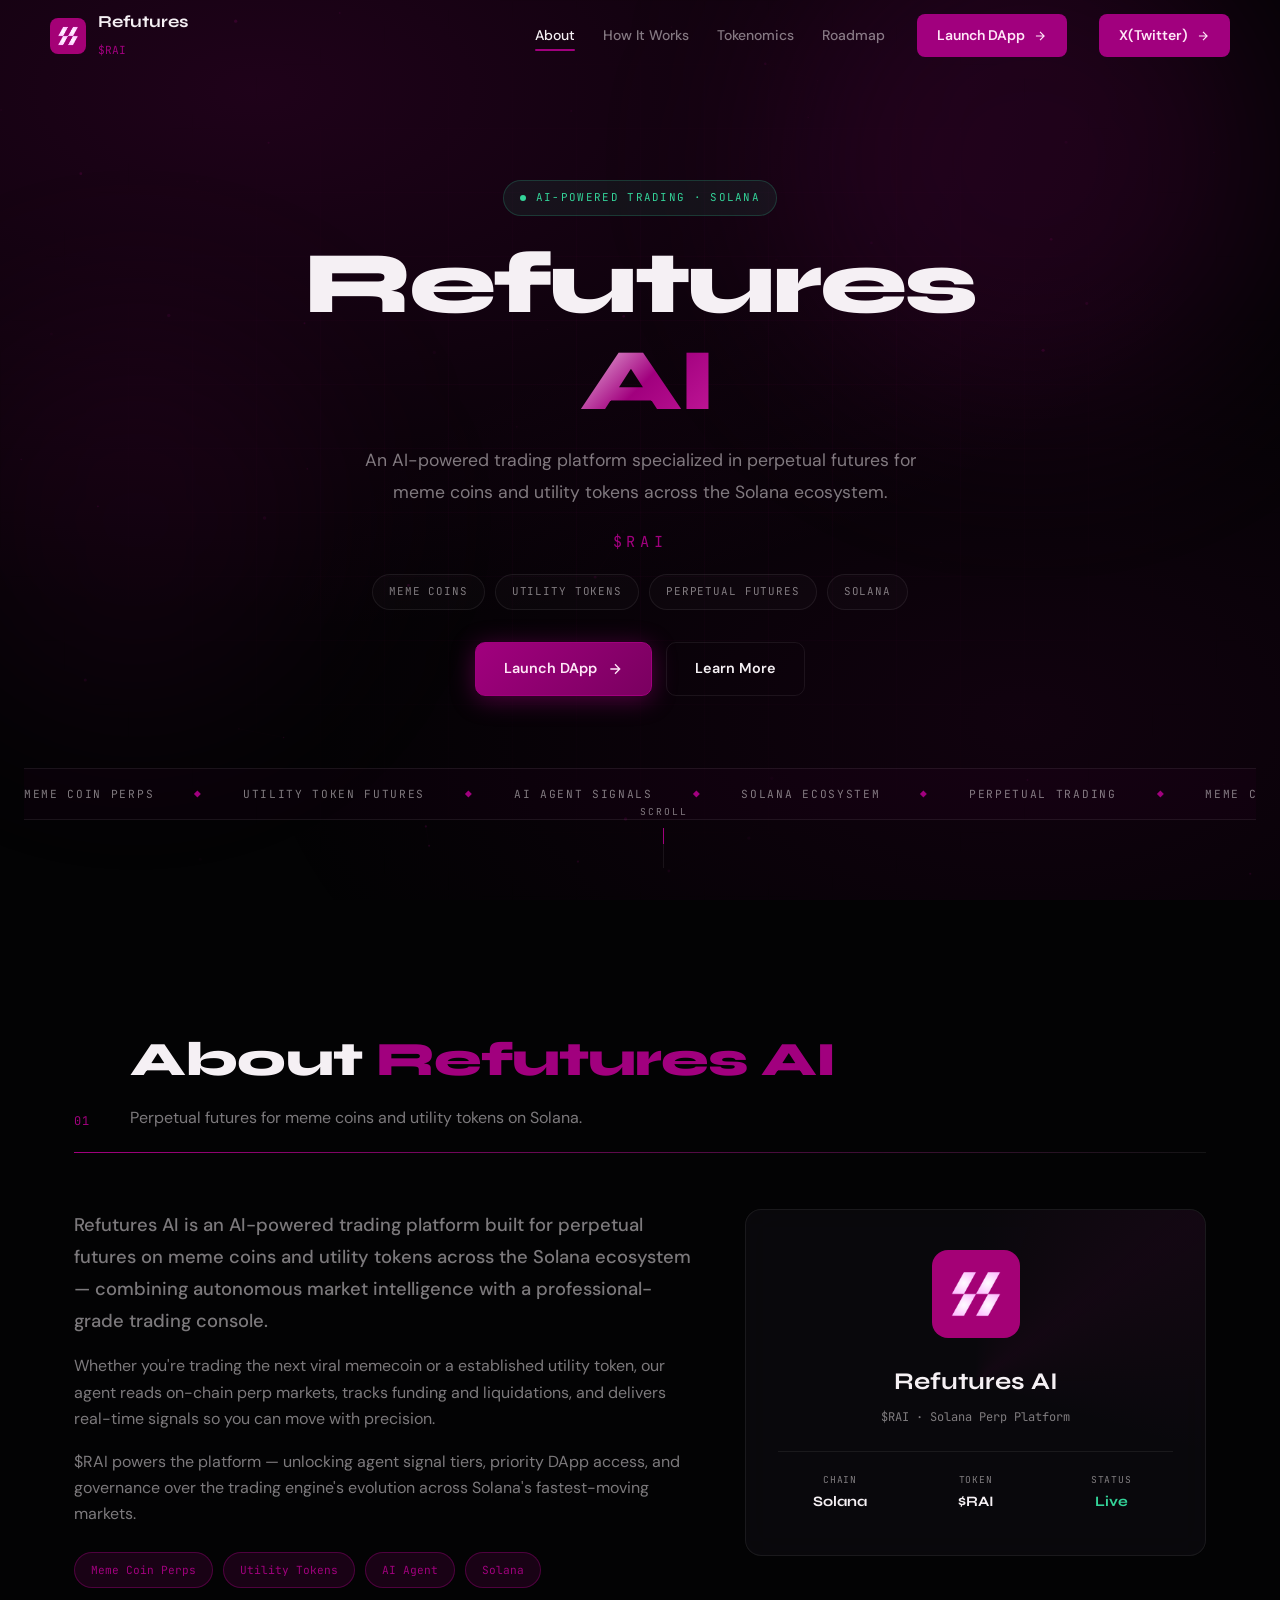
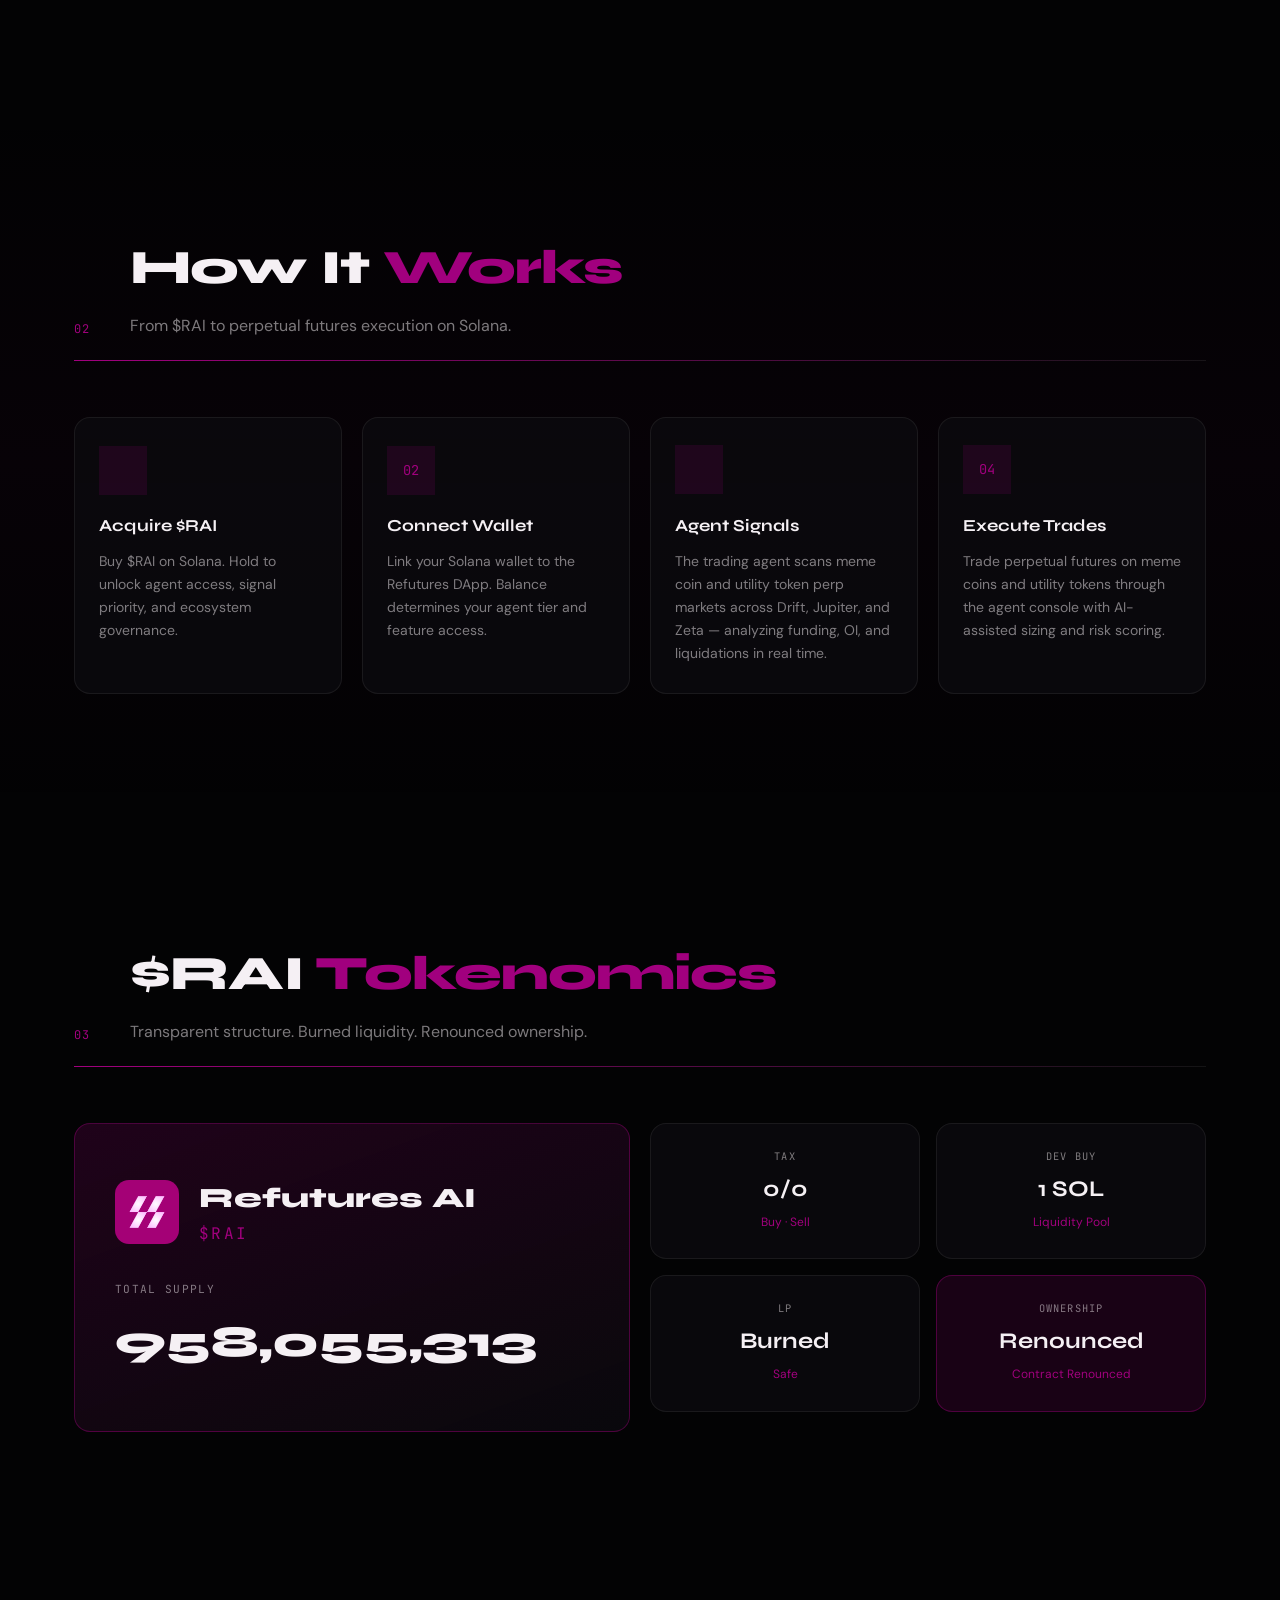
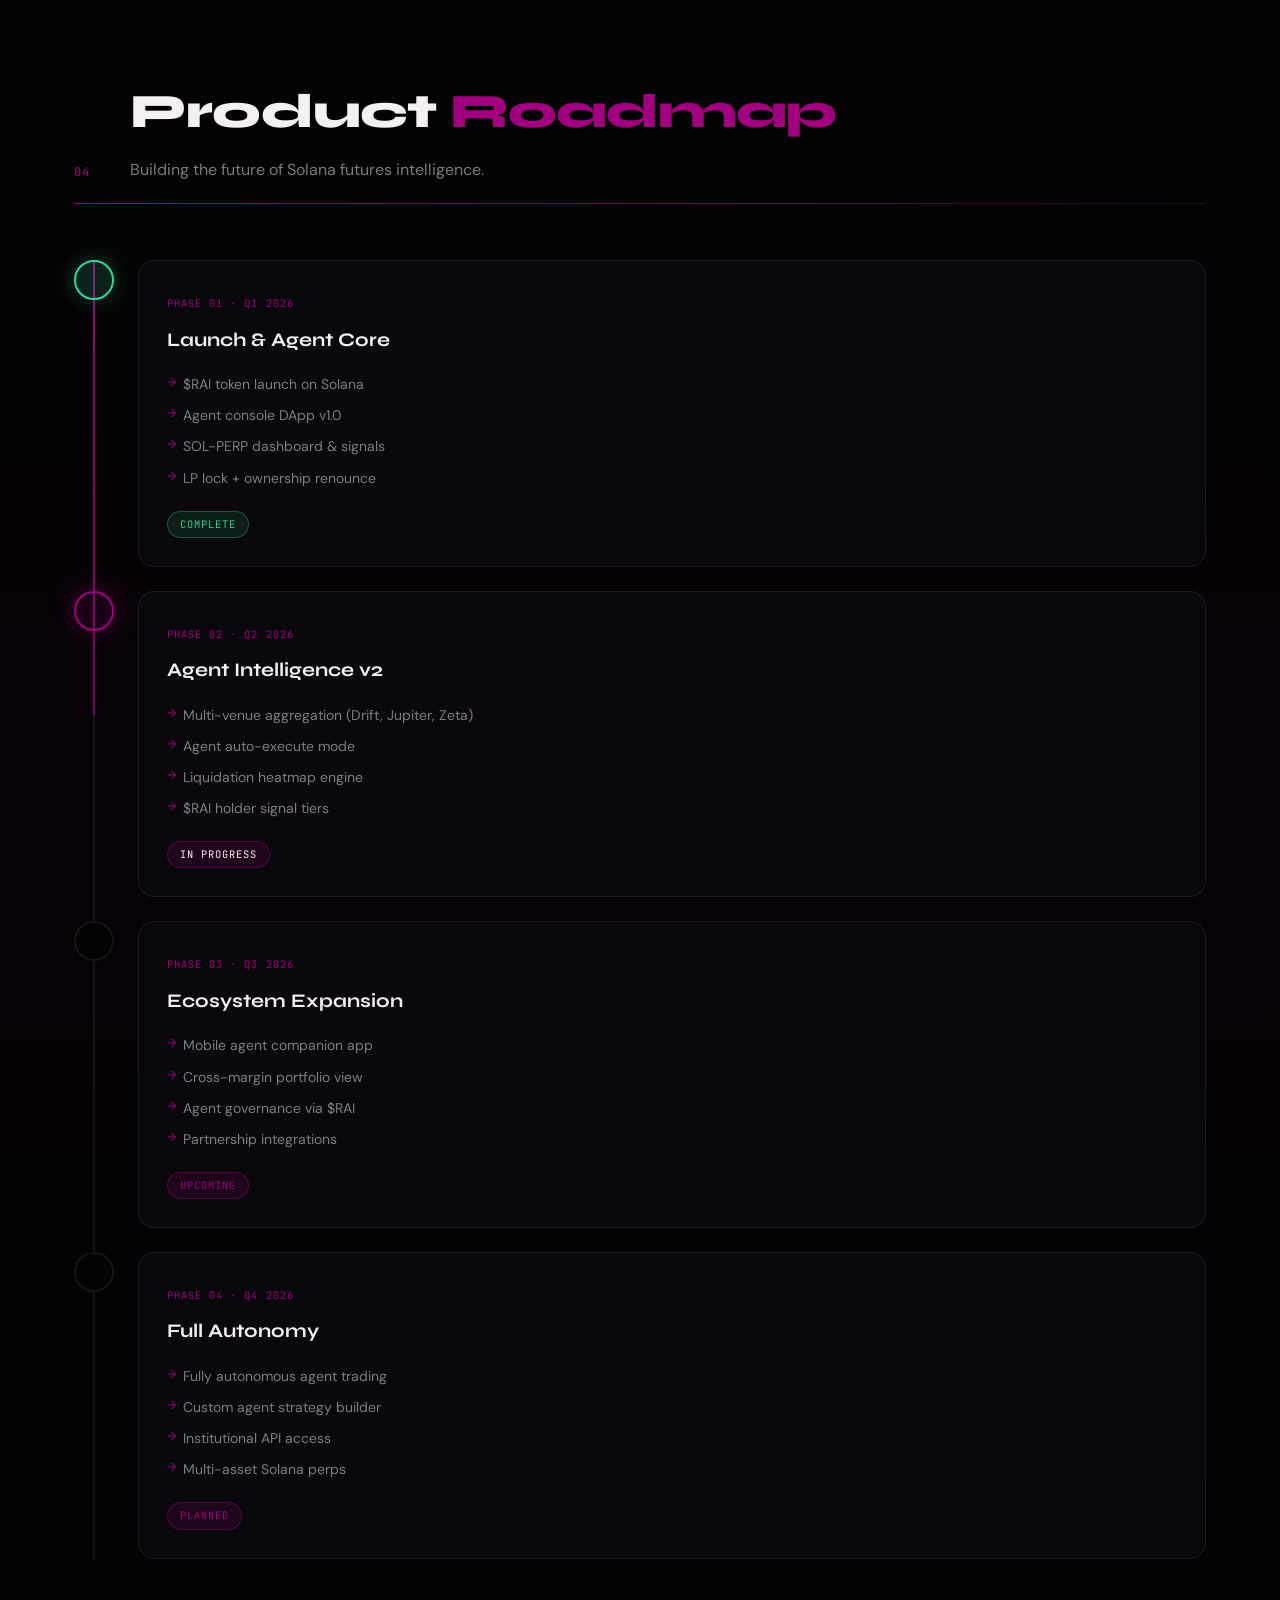
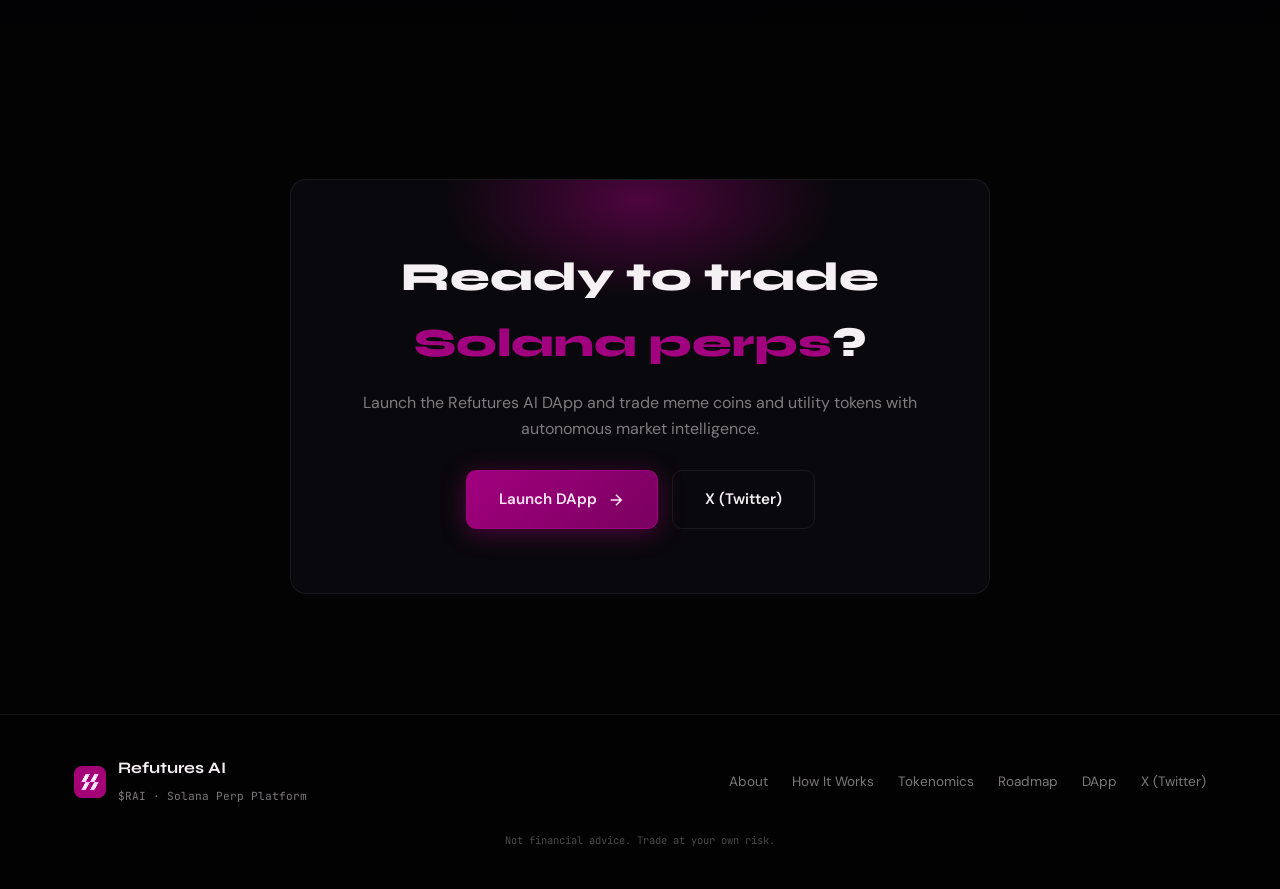
<file: index.html>
<!DOCTYPE html>
<html lang="en">
<head>
  <meta charset="UTF-8" />
  <meta name="viewport" content="width=device-width, initial-scale=1.0" />
  <title>Refutures AI — $RAI | Solana Perpetual Futures</title>
  <meta name="description" content="Refutures AI — AI-powered perpetual futures trading for meme coins and utility tokens across the Solana ecosystem." />
  <link rel="preconnect" href="https://fonts.googleapis.com" />
  <link rel="preconnect" href="https://fonts.gstatic.com" crossorigin />
  <link href="https://fonts.googleapis.com/css2?family=DM+Sans:ital,opsz,wght@0,9..40,400;0,9..40,500;0,9..40,600;1,9..40,400&family=JetBrains+Mono:wght@400;500&family=Syne:wght@600;700;800&display=swap" rel="stylesheet" />
  <link rel="stylesheet" href="styles.css" />
</head>
<body>
  <div class="loader" id="loader">
    <div class="loader-inner">
      <div class="loader-ring"></div>
      <img src="assets/logo.png" alt="" class="loader-logo" />
      <div class="loader-bar"><div class="loader-fill"></div></div>
      <span class="loader-text">BOOTING AGENT SYSTEM</span>
    </div>
  </div>

  <div class="ambient" aria-hidden="true">
    <div class="mesh-gradient"></div>
    <div class="ambient-orb orb-1"></div>
    <div class="ambient-orb orb-2"></div>
    <canvas id="particleCanvas"></canvas>
    <div class="grid-overlay"></div>
  </div>

  <header class="nav" id="nav">
    <div class="nav-inner">
      <a href="#home" class="nav-brand">
        <img src="assets/logo.png" alt="Refutures AI" class="nav-logo" />
        <div>
          <span class="nav-name">Refutures</span>
          <span class="nav-token">$RAI</span>
        </div>
      </a>
      <nav class="nav-links">
        <a href="#about" class="nav-link" data-section="about">About</a>
        <a href="#how-it-works" class="nav-link" data-section="how-it-works">How It Works</a>
        <a href="#tokenomics" class="nav-link" data-section="tokenomics">Tokenomics</a>
        <a href="#roadmap" class="nav-link" data-section="roadmap">Roadmap</a>
      </nav>
      <a href="dapp/index.html" class="nav-cta">
        <span>Launch DApp</span>
        <svg width="14" height="14" viewBox="0 0 24 24" fill="none" stroke="currentColor" stroke-width="2"><path d="M5 12h14M12 5l7 7-7 7"/></svg>
      </a>
      <a href="https://x.com/RefuturesAI" class="nav-cta">
        <span>X(Twitter)</span>
        <svg width="14" height="14" viewBox="0 0 24 24" fill="none" stroke="currentColor" stroke-width="2"><path d="M5 12h14M12 5l7 7-7 7"/></svg>
      </a>
      <button class="nav-toggle" id="navToggle" aria-label="Menu"><span></span><span></span><span></span></button>
    </div>
  </header>

  <!-- HOME -->
  <section class="hero hero-centered" id="home">
    <div class="hero-stack">
      <div class="hero-badge anim" data-delay="0">
        <span class="pulse-dot"></span>
        AI-Powered Trading · Solana
      </div>
      <h1 class="hero-title anim" data-delay="1">
        <span class="line">Refutures</span>
        <span class="line accent">AI</span>
      </h1>
      <p class="hero-desc anim" data-delay="2">
        An AI-powered trading platform specialized in perpetual futures for meme coins and utility tokens across the Solana ecosystem.
      </p>
      <p class="hero-ticker anim" data-delay="3">$RAI</p>
      <div class="hero-chips anim" data-delay="4">
        <span>Meme Coins</span>
        <span>Utility Tokens</span>
        <span>Perpetual Futures</span>
        <span>Solana</span>
      </div>
      <div class="hero-btns anim" data-delay="5">
        <a href="dapp/index.html" class="btn btn-glow">
          <span>Launch DApp</span>
          <svg width="16" height="16" viewBox="0 0 24 24" fill="none" stroke="currentColor" stroke-width="2"><path d="M5 12h14M12 5l7 7-7 7"/></svg>
        </a>
        <a href="#about" class="btn btn-ghost">Learn More</a>
      </div>
    </div>
    <div class="marquee anim" data-delay="6">
      <div class="marquee-track">
        <span>MEME COIN PERPS</span><span class="dot">◆</span>
        <span>UTILITY TOKEN FUTURES</span><span class="dot">◆</span>
        <span>AI AGENT SIGNALS</span><span class="dot">◆</span>
        <span>SOLANA ECOSYSTEM</span><span class="dot">◆</span>
        <span>PERPETUAL TRADING</span><span class="dot">◆</span>
        <span>MEME COIN PERPS</span><span class="dot">◆</span>
        <span>UTILITY TOKEN FUTURES</span><span class="dot">◆</span>
        <span>AI AGENT SIGNALS</span><span class="dot">◆</span>
        <span>SOLANA ECOSYSTEM</span><span class="dot">◆</span>
        <span>PERPETUAL TRADING</span><span class="dot">◆</span>
      </div>
    </div>
    <a href="#about" class="scroll-hint anim" data-delay="7">
      <span>Scroll</span>
      <div class="scroll-bar"><div class="scroll-fill"></div></div>
    </a>
  </section>

  <!-- ABOUT -->
  <section class="section" id="about">
    <div class="container">
      <header class="sec-head reveal">
        <span class="sec-num">01</span>
        <div>
          <h2 class="sec-title">About <span class="accent">Refutures AI</span></h2>
          <p class="sec-sub">Perpetual futures for meme coins and utility tokens on Solana.</p>
        </div>
        <div class="sec-line"><span></span></div>
      </header>
      <div class="about-split">
        <div class="about-copy reveal-group">
          <p class="about-lead reveal-child">Refutures AI is an AI-powered trading platform built for perpetual futures on meme coins and utility tokens across the Solana ecosystem — combining autonomous market intelligence with a professional-grade trading console.</p>
          <p class="reveal-child">Whether you're trading the next viral memecoin or a established utility token, our agent reads on-chain perp markets, tracks funding and liquidations, and delivers real-time signals so you can move with precision.</p>
          <p class="reveal-child">$RAI powers the platform — unlocking agent signal tiers, priority DApp access, and governance over the trading engine's evolution across Solana's fastest-moving markets.</p>
          <div class="tag-row reveal-child">
            <span class="tag">Meme Coin Perps</span>
            <span class="tag">Utility Tokens</span>
            <span class="tag">AI Agent</span>
            <span class="tag">Solana</span>
          </div>
        </div>
        <div class="about-card tilt-card reveal">
          <div class="card-shine"></div>
          <img src="assets/logo.png" alt="" class="about-logo" />
          <h3>Refutures AI</h3>
          <p class="card-meta">$RAI · Solana Perp Platform</p>
          <div class="card-stats">
            <div><span>Chain</span><strong>Solana</strong></div>
            <div><span>Token</span><strong>$RAI</strong></div>
            <div><span>Status</span><strong class="live">Live</strong></div>
          </div>
        </div>
      </div>
    </div>
  </section>

  <!-- HOW IT WORKS -->
  <section class="section section-alt" id="how-it-works">
    <div class="container">
      <header class="sec-head reveal">
        <span class="sec-num">02</span>
        <div>
          <h2 class="sec-title">How It <span class="accent">Works</span></h2>
          <p class="sec-sub">From $RAI to perpetual futures execution on Solana.</p>
        </div>
        <div class="sec-line"><span></span></div>
      </header>
      <div class="steps-grid reveal-group">
        <article class="step-card reveal-child" data-tilt>
          <div class="step-icon">01</div>
          <h3>Acquire $RAI</h3>
          <p>Buy $RAI on Solana. Hold to unlock agent access, signal priority, and ecosystem governance.</p>
        </article>
        <article class="step-card reveal-child" data-tilt>
          <div class="step-icon">02</div>
          <h3>Connect Wallet</h3>
          <p>Link your Solana wallet to the Refutures DApp. Balance determines your agent tier and feature access.</p>
        </article>
        <article class="step-card reveal-child" data-tilt>
          <div class="step-icon">03</div>
          <h3>Agent Signals</h3>
          <p>The trading agent scans meme coin and utility token perp markets across Drift, Jupiter, and Zeta — analyzing funding, OI, and liquidations in real time.</p>
        </article>
        <article class="step-card reveal-child" data-tilt>
          <div class="step-icon">04</div>
          <h3>Execute Trades</h3>
          <p>Trade perpetual futures on meme coins and utility tokens through the agent console with AI-assisted sizing and risk scoring.</p>
        </article>
      </div>
    </div>
  </section>

  <!-- TOKENOMICS -->
  <section class="section" id="tokenomics">
    <div class="container">
      <header class="sec-head reveal">
        <span class="sec-num">03</span>
        <div>
          <h2 class="sec-title">$RAI <span class="accent">Tokenomics</span></h2>
          <p class="sec-sub">Transparent structure. Burned liquidity. Renounced ownership.</p>
        </div>
        <div class="sec-line"><span></span></div>
      </header>
      <div class="token-layout">
        <div class="token-hero reveal">
          <div class="token-hero-top">
            <img src="assets/logo.png" alt="" />
            <div>
              <h3>Refutures AI</h3>
              <span class="ticker">$RAI</span>
            </div>
          </div>
          <div class="supply-block">
            <span class="supply-lbl">Total Supply</span>
            <span class="supply-num" data-count="1000000000" data-format="supply">0</span>
          </div>
        </div>
        <div class="token-grid reveal-group">
          <div class="token-box reveal-child"><span>Tax</span><strong>0/0</strong><small>Buy · Sell</small></div>
          <div class="token-box reveal-child"><span>Dev Buy</span><strong>1 SOL</strong><small>Liquidity Pool</small></div>
          <div class="token-box reveal-child"><span>LP</span><strong>Burned</strong><small>Safe</small></div>
          <div class="token-box featured reveal-child"><span>Ownership</span><strong>Renounced</strong><small>Contract Renounced</small></div>
        </div>
        
          </div>
        </div>
      </div>
    </div>
  </section>

  <!-- ROADMAP -->
  <section class="section section-alt" id="roadmap">
    <div class="container">
      <header class="sec-head reveal">
        <span class="sec-num">04</span>
        <div>
          <h2 class="sec-title">Product <span class="accent">Roadmap</span></h2>
          <p class="sec-sub">Building the future of Solana futures intelligence.</p>
        </div>
        <div class="sec-line"><span></span></div>
      </header>
      <div class="roadmap">
        <div class="road-line"><div class="road-progress" id="roadProgress"></div></div>
        <div class="road-items reveal-group">
          <article class="road-item reveal-child done">
            <div class="road-dot"></div>
            <div class="road-card">
              <span class="road-phase">Phase 01 · Q1 2026</span>
              <h3>Launch & Agent Core</h3>
              <ul>
                <li>$RAI token launch on Solana</li>
                <li>Agent console DApp v1.0</li>
                <li>SOL-PERP dashboard & signals</li>
                <li>LP lock + ownership renounce</li>
              </ul>
              <span class="road-status">Complete</span>
            </div>
          </article>
          <article class="road-item reveal-child active">
            <div class="road-dot"></div>
            <div class="road-card">
              <span class="road-phase">Phase 02 · Q2 2026</span>
              <h3>Agent Intelligence v2</h3>
              <ul>
                <li>Multi-venue aggregation (Drift, Jupiter, Zeta)</li>
                <li>Agent auto-execute mode</li>
                <li>Liquidation heatmap engine</li>
                <li>$RAI holder signal tiers</li>
              </ul>
              <span class="road-status">In Progress</span>
            </div>
          </article>
          <article class="road-item reveal-child">
            <div class="road-dot"></div>
            <div class="road-card">
              <span class="road-phase">Phase 03 · Q3 2026</span>
              <h3>Ecosystem Expansion</h3>
              <ul>
                <li>Mobile agent companion app</li>
                <li>Cross-margin portfolio view</li>
                <li>Agent governance via $RAI</li>
                <li>Partnership integrations</li>
              </ul>
              <span class="road-status">Upcoming</span>
            </div>
          </article>
          <article class="road-item reveal-child">
            <div class="road-dot"></div>
            <div class="road-card">
              <span class="road-phase">Phase 04 · Q4 2026</span>
              <h3>Full Autonomy</h3>
              <ul>
                <li>Fully autonomous agent trading</li>
                <li>Custom agent strategy builder</li>
                <li>Institutional API access</li>
                <li>Multi-asset Solana perps</li>
              </ul>
              <span class="road-status">Planned</span>
            </div>
          </article>
        </div>
      </div>
    </div>
  </section>

  <!-- CTA -->
  <section class="cta">
    <div class="cta-box reveal">
      <div class="cta-glow"></div>
      <h2>Ready to trade <span class="accent">Solana perps</span>?</h2>
      <p>Launch the Refutures AI DApp and trade meme coins and utility tokens with autonomous market intelligence.</p>
      <div class="cta-btns">
        <a href="dapp/index.html" class="btn btn-glow btn-lg">
          <span>Launch DApp</span>
          <svg width="18" height="18" viewBox="0 0 24 24" fill="none" stroke="currentColor" stroke-width="2"><path d="M5 12h14M12 5l7 7-7 7"/></svg>
        </a>
        <a href="https://x.com/RefuturesAI" class="btn btn-ghost btn-lg">X (Twitter)</a>
      </div>
    </div>
  </section>

  <footer class="footer">
    <div class="container footer-inner">
      <div class="footer-brand">
        <img src="assets/logo.png" alt="" />
        <div>
          <strong>Refutures AI</strong>
          <span>$RAI · Solana Perp Platform</span>
        </div>
      </div>
      <nav class="footer-nav">
        <a href="#about">About</a>
        <a href="#how-it-works">How It Works</a>
        <a href="#tokenomics">Tokenomics</a>
        <a href="#roadmap">Roadmap</a>
        <a href="dapp/index.html">DApp</a>
        <a href="https://x.com/RefuturesAI">X (Twitter)</a>
      </nav>
      <p class="footer-note">Not financial advice. Trade at your own risk.</p>
    </div>
  </footer>

  <script src="script.js"></script>
</body>
</html>
</file>
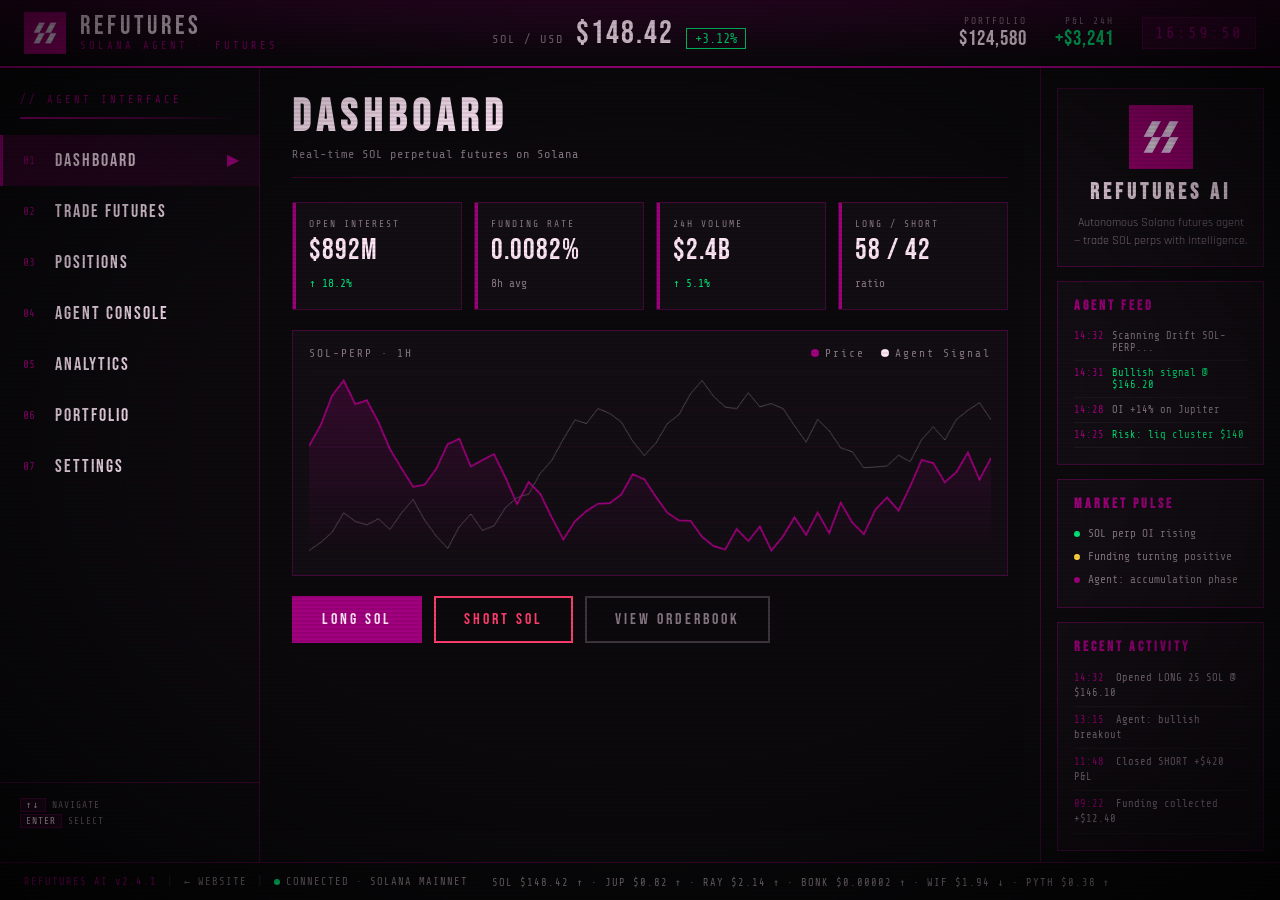
<file: dapp/index.html>
<!DOCTYPE html>
<html lang="en">
<head>
  <meta charset="UTF-8" />
  <meta name="viewport" content="width=device-width, initial-scale=1.0" />
  <title>Refutures AI — Solana Futures Agent</title>
  <link rel="preconnect" href="https://fonts.googleapis.com" />
  <link rel="preconnect" href="https://fonts.gstatic.com" crossorigin />
  <link href="https://fonts.googleapis.com/css2?family=Bebas+Neue&family=Rajdhani:wght@400;500;600;700&family=Share+Tech+Mono&display=swap" rel="stylesheet" />
  <link rel="stylesheet" href="styles.css" />
</head>
<body>
  <div class="scanlines" aria-hidden="true"></div>
  <div class="vignette" aria-hidden="true"></div>
  <div class="grid-bg" aria-hidden="true"></div>

  <!-- Top HUD Bar -->
  <header class="hud-bar">
    <div class="hud-left">
      <img src="assets/logo.png" alt="Refutures AI" class="hud-logo" />
      <div class="hud-brand">
        <span class="brand-name">REFUTURES</span>
        <span class="brand-sub">SOLANA AGENT · FUTURES</span>
      </div>
    </div>
    <div class="hud-center">
      <div class="sol-ticker">
        <span class="ticker-label">SOL / USD</span>
        <span class="ticker-price" id="solPrice">$148.42</span>
        <span class="ticker-change positive" id="solChange">+3.12%</span>
      </div>
    </div>
    <div class="hud-right">
      <div class="hud-stat">
        <span class="stat-label">PORTFOLIO</span>
        <span class="stat-value">$124,580</span>
      </div>
      <div class="hud-stat">
        <span class="stat-label">P&L 24H</span>
        <span class="stat-value positive">+$3,241</span>
      </div>
      <div class="hud-clock" id="clock">00:00:00</div>
    </div>
  </header>

  <!-- Agent Command Layout -->
  <main class="menu-container">
    <!-- Left Agent Nav -->
    <nav class="menu-panel" aria-label="Agent navigation">
      <div class="menu-header">
        <span class="menu-tag">// AGENT INTERFACE</span>
        <div class="menu-line"></div>
      </div>
      <ul class="menu-list" role="tablist">
        <li class="menu-item active" data-panel="dashboard" role="tab" aria-selected="true">
          <span class="menu-index">01</span>
          <span class="menu-label">DASHBOARD</span>
          <span class="menu-arrow">▶</span>
        </li>
        <li class="menu-item" data-panel="trade" role="tab" aria-selected="false">
          <span class="menu-index">02</span>
          <span class="menu-label">TRADE FUTURES</span>
          <span class="menu-arrow">▶</span>
        </li>
        <li class="menu-item" data-panel="positions" role="tab" aria-selected="false">
          <span class="menu-index">03</span>
          <span class="menu-label">POSITIONS</span>
          <span class="menu-arrow">▶</span>
        </li>
        <li class="menu-item" data-panel="agent" role="tab" aria-selected="false">
          <span class="menu-index">04</span>
          <span class="menu-label">AGENT CONSOLE</span>
          <span class="menu-arrow">▶</span>
        </li>
        <li class="menu-item" data-panel="analytics" role="tab" aria-selected="false">
          <span class="menu-index">05</span>
          <span class="menu-label">ANALYTICS</span>
          <span class="menu-arrow">▶</span>
        </li>
        <li class="menu-item" data-panel="portfolio" role="tab" aria-selected="false">
          <span class="menu-index">06</span>
          <span class="menu-label">PORTFOLIO</span>
          <span class="menu-arrow">▶</span>
        </li>
        <li class="menu-item" data-panel="settings" role="tab" aria-selected="false">
          <span class="menu-index">07</span>
          <span class="menu-label">SETTINGS</span>
          <span class="menu-arrow">▶</span>
        </li>
      </ul>
      <div class="menu-footer">
        <span class="key-hint"><kbd>↑↓</kbd> NAVIGATE</span>
        <span class="key-hint"><kbd>ENTER</kbd> SELECT</span>
      </div>
    </nav>

    <!-- Center Content Panel -->
    <section class="content-panel">
      <!-- Dashboard Panel -->
      <div class="panel active" id="panel-dashboard" role="tabpanel">
        <div class="panel-header">
          <h1 class="panel-title">DASHBOARD</h1>
          <p class="panel-desc">Real-time SOL perpetual futures on Solana</p>
        </div>
        <div class="stats-grid">
          <div class="stat-card">
            <span class="card-label">OPEN INTEREST</span>
            <span class="card-value">$892M</span>
            <span class="card-sub positive">↑ 18.2%</span>
          </div>
          <div class="stat-card">
            <span class="card-label">FUNDING RATE</span>
            <span class="card-value">0.0082%</span>
            <span class="card-sub">8h avg</span>
          </div>
          <div class="stat-card">
            <span class="card-label">24H VOLUME</span>
            <span class="card-value">$2.4B</span>
            <span class="card-sub positive">↑ 5.1%</span>
          </div>
          <div class="stat-card">
            <span class="card-label">LONG / SHORT</span>
            <span class="card-value">58 / 42</span>
            <span class="card-sub">ratio</span>
          </div>
        </div>
        <div class="chart-area">
          <div class="chart-header">
            <span>SOL-PERP · 1H</span>
            <div class="chart-legend">
              <span class="legend-item"><span class="dot magenta"></span> Price</span>
              <span class="legend-item"><span class="dot pink"></span> Agent Signal</span>
            </div>
          </div>
          <canvas id="priceChart" width="800" height="220"></canvas>
        </div>
        <div class="quick-actions">
          <button class="action-btn primary">LONG SOL</button>
          <button class="action-btn secondary">SHORT SOL</button>
          <button class="action-btn ghost">VIEW ORDERBOOK</button>
        </div>
      </div>

      <!-- Trade Panel -->
      <div class="panel" id="panel-trade" role="tabpanel">
        <div class="panel-header">
          <h1 class="panel-title">TRADE FUTURES</h1>
          <p class="panel-desc">Execute SOL perpetuals on Solana with agent-assisted sizing</p>
        </div>
        <div class="trade-layout">
          <div class="trade-form">
            <div class="form-group">
              <label>CONTRACT</label>
              <select class="form-input">
                <option>SOL-PERP · Drift</option>
                <option>SOL-PERP · Jupiter</option>
                <option>SOL-PERP · Zeta</option>
              </select>
            </div>
            <div class="form-row">
              <div class="form-group">
                <label>SIDE</label>
                <div class="toggle-group">
                  <button class="toggle-btn active long">LONG</button>
                  <button class="toggle-btn short">SHORT</button>
                </div>
              </div>
              <div class="form-group">
                <label>LEVERAGE</label>
                <input type="range" class="leverage-slider" min="1" max="50" value="10" id="leverageSlider" />
                <span class="leverage-value" id="leverageValue">10x</span>
              </div>
            </div>
            <div class="form-group">
              <label>SIZE (SOL)</label>
              <input type="number" class="form-input" value="25" step="1" />
            </div>
            <div class="form-group">
              <label>ORDER TYPE</label>
              <select class="form-input">
                <option>Market</option>
                <option>Limit</option>
                <option>Stop Market</option>
                <option>Trailing Stop</option>
              </select>
            </div>
            <div class="form-row">
              <div class="form-group">
                <label>TAKE PROFIT</label>
                <input type="text" class="form-input" placeholder="$158" />
              </div>
              <div class="form-group">
                <label>STOP LOSS</label>
                <input type="text" class="form-input" placeholder="$138" />
              </div>
            </div>
            <div class="order-summary">
              <div class="summary-row"><span>Notional Value</span><span>$3,710.50</span></div>
              <div class="summary-row"><span>Margin Required</span><span>$371.05</span></div>
              <div class="summary-row"><span>Est. Liq. Price</span><span class="negative">$132.40</span></div>
              <div class="summary-row"><span>Agent Risk Score</span><span class="positive">LOW</span></div>
            </div>
            <button class="action-btn primary full">EXECUTE ORDER</button>
          </div>
          <div class="orderbook">
            <div class="ob-header">ORDER BOOK</div>
            <div class="ob-asks" id="orderbookAsks"></div>
            <div class="ob-spread">
              <span>SPREAD</span>
              <span>$0.02</span>
            </div>
            <div class="ob-bids" id="orderbookBids"></div>
          </div>
        </div>
      </div>

      <!-- Positions Panel -->
      <div class="panel" id="panel-positions" role="tabpanel">
        <div class="panel-header">
          <h1 class="panel-title">POSITIONS</h1>
          <p class="panel-desc">Active SOL futures positions on Solana</p>
        </div>
        <div class="data-table-wrap">
          <table class="data-table">
            <thead>
              <tr>
                <th>CONTRACT</th>
                <th>SIDE</th>
                <th>SIZE</th>
                <th>ENTRY</th>
                <th>MARK</th>
                <th>LEV</th>
                <th>UNREALIZED P&L</th>
                <th>ACTION</th>
              </tr>
            </thead>
            <tbody>
              <tr>
                <td>SOL-PERP</td>
                <td><span class="badge long">LONG</span></td>
                <td>120 SOL</td>
                <td>$142.50</td>
                <td>$148.42</td>
                <td>15x</td>
                <td class="positive">+$710.40</td>
                <td><button class="table-btn">CLOSE</button></td>
              </tr>
              <tr>
                <td>SOL-PERP</td>
                <td><span class="badge short">SHORT</span></td>
                <td>50 SOL</td>
                <td>$152.00</td>
                <td>$148.42</td>
                <td>10x</td>
                <td class="positive">+$179.00</td>
                <td><button class="table-btn">CLOSE</button></td>
              </tr>
              <tr>
                <td>SOL-PERP</td>
                <td><span class="badge long">LONG</span></td>
                <td>80 SOL</td>
                <td>$138.20</td>
                <td>$148.42</td>
                <td>5x</td>
                <td class="positive">+$817.60</td>
                <td><button class="table-btn">CLOSE</button></td>
              </tr>
            </tbody>
          </table>
        </div>
        <div class="margin-panel">
          <div class="margin-stat">
            <span class="card-label">TOTAL MARGIN</span>
            <span class="card-value">$8,420</span>
          </div>
          <div class="margin-stat">
            <span class="card-label">MARGIN RATIO</span>
            <span class="card-value positive">342%</span>
          </div>
          <div class="margin-stat">
            <span class="card-label">AVAILABLE</span>
            <span class="card-value">$116,160</span>
          </div>
        </div>
      </div>

      <!-- Agent Console Panel -->
      <div class="panel" id="panel-agent" role="tabpanel">
        <div class="panel-header">
          <h1 class="panel-title">AGENT CONSOLE</h1>
          <p class="panel-desc">Refutures trading agent — autonomous SOL futures intelligence</p>
        </div>
        <div class="ai-status">
          <div class="ai-pulse"></div>
          <span>AGENT ONLINE · SOLANA MAINNET · CONFIDENCE 87%</span>
        </div>
        <div class="agent-terminal">
          <div class="terminal-line agent"><span class="term-prompt">agent@refutures</span> Scanning Drift + Jupiter SOL-PERP markets...</div>
          <div class="terminal-line"><span class="term-time">14:32:08</span> Funding rate neutral across Solana perp venues</div>
          <div class="terminal-line agent"><span class="term-prompt">agent@refutures</span> Bullish bias detected — breakout above $146.20</div>
          <div class="terminal-line"><span class="term-time">14:31:42</span> OI rising +14% on Drift SOL-PERP (24h)</div>
          <div class="terminal-line agent"><span class="term-prompt">agent@refutures</span> Risk alert: liquidation cluster at $140.50</div>
          <div class="terminal-line"><span class="term-time">14:30:15</span> Recommended action: reduce leverage on shorts</div>
          <div class="terminal-line agent"><span class="term-prompt">agent@refutures</span> Target range $152–$158 · timeframe 4H</div>
          <div class="terminal-cursor"></div>
        </div>
        <div class="signals-grid">
          <div class="signal-card bullish">
            <div class="signal-header">
              <span class="signal-type">PRIMARY SIGNAL</span>
              <span class="signal-time">2m ago</span>
            </div>
            <h3 class="signal-action">BULLISH BIAS</h3>
            <p class="signal-detail">Momentum breakout detected above $146.20 resistance on Drift. Funding neutral, OI rising. Target $152–$158.</p>
            <div class="signal-meta">
              <span>Confidence: <strong>87%</strong></span>
              <span>Timeframe: <strong>4H</strong></span>
            </div>
          </div>
          <div class="signal-card neutral">
            <div class="signal-header">
              <span class="signal-type">RISK ALERT</span>
              <span class="signal-time">18m ago</span>
            </div>
            <h3 class="signal-action">VOLATILITY SPIKE</h3>
            <p class="signal-detail">IV percentile at 72. Consider reducing leverage on open longs. Liquidation cluster at $140.50.</p>
            <div class="signal-meta">
              <span>Severity: <strong>MEDIUM</strong></span>
              <span>Timeframe: <strong>1H</strong></span>
            </div>
          </div>
          <div class="signal-card bearish">
            <div class="signal-header">
              <span class="signal-type">SECONDARY</span>
              <span class="signal-time">1h ago</span>
            </div>
            <h3 class="signal-action">DIVERGENCE WATCH</h3>
            <p class="signal-detail">RSI bearish divergence on 1D. Not actionable yet — monitor $144.80 support for confirmation.</p>
            <div class="signal-meta">
              <span>Confidence: <strong>62%</strong></span>
              <span>Timeframe: <strong>1D</strong></span>
            </div>
          </div>
        </div>
        <div class="ai-metrics">
          <div class="ai-metric">
            <span class="metric-label">MODEL ACCURACY (30D)</span>
            <div class="metric-bar"><div class="metric-fill" style="width: 78%"></div></div>
            <span class="metric-val">78%</span>
          </div>
          <div class="ai-metric">
            <span class="metric-label">SIGNAL WIN RATE</span>
            <div class="metric-bar"><div class="metric-fill" style="width: 71%"></div></div>
            <span class="metric-val">71%</span>
          </div>
          <div class="ai-metric">
            <span class="metric-label">RISK ADJUSTMENT</span>
            <div class="metric-bar"><div class="metric-fill" style="width: 92%"></div></div>
            <span class="metric-val">92%</span>
          </div>
        </div>
      </div>

      <!-- Analytics Panel -->
      <div class="panel" id="panel-analytics" role="tabpanel">
        <div class="panel-header">
          <h1 class="panel-title">ANALYTICS</h1>
          <p class="panel-desc">Solana on-chain futures market structure</p>
        </div>
        <div class="analytics-grid">
          <div class="analytics-card">
            <h3>LIQUIDATION HEATMAP</h3>
            <div class="heatmap">
              <div class="heat-row"><span>$165</span><div class="heat-bar" style="--w: 72%"></div><span>$18M</span></div>
              <div class="heat-row"><span>$160</span><div class="heat-bar" style="--w: 58%"></div><span>$14M</span></div>
              <div class="heat-row"><span>$155</span><div class="heat-bar" style="--w: 42%"></div><span>$9M</span></div>
              <div class="heat-row"><span>$150</span><div class="heat-bar" style="--w: 28%"></div><span>$6M</span></div>
              <div class="heat-row current"><span>$148</span><div class="heat-bar" style="--w: 15%"></div><span>NOW</span></div>
              <div class="heat-row"><span>$145</span><div class="heat-bar" style="--w: 48%"></div><span>$11M</span></div>
              <div class="heat-row"><span>$140</span><div class="heat-bar" style="--w: 68%"></div><span>$16M</span></div>
              <div class="heat-row"><span>$135</span><div class="heat-bar" style="--w: 85%"></div><span>$22M</span></div>
            </div>
          </div>
          <div class="analytics-card">
            <h3>FUNDING RATE HISTORY</h3>
            <canvas id="fundingChart" width="400" height="200"></canvas>
          </div>
          <div class="analytics-card wide">
            <h3>SOLANA PERP OI</h3>
            <div class="exchange-bars">
              <div class="ex-bar"><span>Drift</span><div class="ex-fill" style="width: 42%"></div><span>42%</span></div>
              <div class="ex-bar"><span>Jupiter</span><div class="ex-fill" style="width: 28%"></div><span>28%</span></div>
              <div class="ex-bar"><span>Zeta</span><div class="ex-fill" style="width: 18%"></div><span>18%</span></div>
              <div class="ex-bar"><span>Mango</span><div class="ex-fill" style="width: 8%"></div><span>8%</span></div>
              <div class="ex-bar"><span>Other</span><div class="ex-fill" style="width: 4%"></div><span>4%</span></div>
            </div>
          </div>
        </div>
      </div>

      <!-- Portfolio Panel -->
      <div class="panel" id="panel-portfolio" role="tabpanel">
        <div class="panel-header">
          <h1 class="panel-title">PORTFOLIO</h1>
          <p class="panel-desc">Account equity, performance, and allocation</p>
        </div>
        <div class="portfolio-overview">
          <div class="equity-card">
            <span class="card-label">TOTAL EQUITY</span>
            <span class="equity-value">$124,580.42</span>
            <span class="equity-change positive">+$3,241.18 (24H)</span>
          </div>
          <div class="perf-grid">
            <div class="perf-item"><span>7D</span><span class="positive">+5.8%</span></div>
            <div class="perf-item"><span>30D</span><span class="positive">+18.2%</span></div>
            <div class="perf-item"><span>90D</span><span class="positive">+42.7%</span></div>
            <div class="perf-item"><span>ALL TIME</span><span class="positive">+128.4%</span></div>
          </div>
        </div>
        <div class="allocation">
          <h3>ALLOCATION</h3>
          <div class="alloc-bars">
            <div class="alloc-item">
              <span>SOL-PERP Long</span>
              <div class="alloc-bar"><div class="alloc-fill magenta" style="width: 45%"></div></div>
              <span>45%</span>
            </div>
            <div class="alloc-item">
              <span>SOL-PERP Short</span>
              <div class="alloc-bar"><div class="alloc-fill pink" style="width: 18%"></div></div>
              <span>18%</span>
            </div>
            <div class="alloc-item">
              <span>SOL Staked</span>
              <div class="alloc-bar"><div class="alloc-fill light" style="width: 12%"></div></div>
              <span>12%</span>
            </div>
            <div class="alloc-item">
              <span>USDC Reserve</span>
              <div class="alloc-bar"><div class="alloc-fill dim" style="width: 25%"></div></div>
              <span>25%</span>
            </div>
          </div>
        </div>
      </div>

      <!-- Settings Panel -->
      <div class="panel" id="panel-settings" role="tabpanel">
        <div class="panel-header">
          <h1 class="panel-title">SETTINGS</h1>
          <p class="panel-desc">Configure agent and Solana trading preferences</p>
        </div>
        <div class="settings-grid">
          <div class="setting-group">
            <h3>TRADING</h3>
            <div class="setting-row">
              <span>Default Leverage</span>
              <select class="form-input small"><option>5x</option><option selected>10x</option><option>20x</option></select>
            </div>
            <div class="setting-row">
              <span>Auto Stop-Loss</span>
              <label class="switch"><input type="checkbox" checked /><span class="slider"></span></label>
            </div>
          </div>
          <div class="setting-group">
            <h3>AGENT</h3>
            <div class="setting-row">
              <span>Agent Auto-Execute</span>
              <label class="switch"><input type="checkbox" /><span class="slider"></span></label>
            </div>
            <div class="setting-row">
              <span>Agent Position Sizing</span>
              <label class="switch"><input type="checkbox" checked /><span class="slider"></span></label>
            </div>
            <div class="setting-row">
              <span>Agent Risk Guard</span>
              <label class="switch"><input type="checkbox" checked /><span class="slider"></span></label>
            </div>
          </div>
          <div class="setting-group">
            <h3>NOTIFICATIONS</h3>
            <div class="setting-row">
              <span>Agent Signal Alerts</span>
              <label class="switch"><input type="checkbox" checked /><span class="slider"></span></label>
            </div>
            <div class="setting-row">
              <span>Liquidation Warnings</span>
              <label class="switch"><input type="checkbox" checked /><span class="slider"></span></label>
            </div>
            <div class="setting-row">
              <span>Price Alerts</span>
              <label class="switch"><input type="checkbox" /><span class="slider"></span></label>
            </div>
          </div>
          <div class="setting-group">
            <h3>DISPLAY</h3>
            <div class="setting-row">
              <span>Scanline Effect</span>
              <label class="switch"><input type="checkbox" checked id="scanlineToggle" /><span class="slider"></span></label>
            </div>
            <div class="setting-row">
              <span>Sound Effects</span>
              <label class="switch"><input type="checkbox" /><span class="slider"></span></label>
            </div>
          </div>
        </div>
      </div>
    </section>

    <!-- Right Info Panel -->
    <aside class="info-panel">
      <div class="info-card">
        <img src="assets/logo.png" alt="" class="info-logo" aria-hidden="true" />
        <h2 class="info-title">REFUTURES AI</h2>
        <p class="info-tagline">Autonomous Solana futures agent — trade SOL perps with intelligence.</p>
      </div>
      <div class="info-card agent-feed">
        <h3 class="info-section-title">AGENT FEED</h3>
        <ul class="agent-log">
          <li><span class="log-time">14:32</span><span class="log-msg">Scanning Drift SOL-PERP...</span></li>
          <li><span class="log-time">14:31</span><span class="log-msg agent">Bullish signal @ $146.20</span></li>
          <li><span class="log-time">14:28</span><span class="log-msg">OI +14% on Jupiter</span></li>
          <li><span class="log-time">14:25</span><span class="log-msg agent">Risk: liq cluster $140</span></li>
        </ul>
      </div>
      <div class="info-card">
        <h3 class="info-section-title">MARKET PULSE</h3>
        <ul class="pulse-list">
          <li><span class="pulse-dot green"></span> SOL perp OI rising</li>
          <li><span class="pulse-dot yellow"></span> Funding turning positive</li>
          <li><span class="pulse-dot magenta"></span> Agent: accumulation phase</li>
        </ul>
      </div>
      <div class="info-card">
        <h3 class="info-section-title">RECENT ACTIVITY</h3>
        <ul class="activity-list">
          <li><time>14:32</time> Opened LONG 25 SOL @ $146.10</li>
          <li><time>13:15</time> Agent: bullish breakout</li>
          <li><time>11:48</time> Closed SHORT +$420 P&L</li>
          <li><time>09:22</time> Funding collected +$12.40</li>
        </ul>
      </div>
      <div class="info-card mini-stats">
        <div><span>WIN RATE</span><strong>68%</strong></div>
        <div><span>TRADES</span><strong>342</strong></div>
        <div><span>SHARPE</span><strong>2.14</strong></div>
      </div>
    </aside>
  </main>

  <!-- Bottom Bar -->
  <footer class="bottom-bar">
    <div class="bottom-left">
      <span class="version">REFUTURES AI v2.4.1</span>
      <span class="separator">|</span>
      <a href="../index.html" class="home-link">← WEBSITE</a>
      <span class="separator">|</span>
      <span class="connection"><span class="conn-dot"></span> CONNECTED · SOLANA MAINNET</span>
    </div>
    <div class="bottom-right">
      <span class="ticker-scroll" id="tickerScroll">SOL $148.42 ↑ · JUP $0.82 ↑ · RAY $2.14 ↑ · BONK $0.00002 ↑ · WIF $1.94 ↓ · PYTH $0.38 ↑</span>
    </div>
  </footer>

  <script src="script.js"></script>
</body>
</html>
</file>
<file: styles.css>
/* Refutures AI — Main Website */

:root {
  --magenta: #A1007E;
  --magenta-dark: #7A0060;
  --magenta-light: #c41a9a;
  --magenta-soft: rgba(161, 0, 126, 0.14);
  --magenta-glow: rgba(161, 0, 126, 0.45);
  --pink: #FFE6F7;
  --pink-muted: rgba(255, 230, 247, 0.7);
  --bg: #030304;
  --bg-card: rgba(12, 11, 15, 0.75);
  --border: rgba(255, 255, 255, 0.07);
  --border-accent: rgba(161, 0, 126, 0.4);
  --text: #f5f0f4;
  --text-dim: rgba(245, 240, 244, 0.5);
  --green: #34d399;
  --radius: 16px;
  --font-display: 'Syne', sans-serif;
  --font-body: 'DM Sans', sans-serif;
  --font-mono: 'JetBrains Mono', monospace;
  --ease: cubic-bezier(0.22, 1, 0.36, 1);
}

*, *::before, *::after { box-sizing: border-box; margin: 0; padding: 0; }
html { scroll-behavior: smooth; }

body {
  font-family: var(--font-body);
  background: var(--bg);
  color: var(--text);
  overflow-x: hidden;
  line-height: 1.65;
  -webkit-font-smoothing: antialiased;
}

.accent { color: var(--magenta); }
.container { max-width: 1180px; margin: 0 auto; padding: 0 24px; }

/* LOADER */
.loader {
  position: fixed; inset: 0; z-index: 9999;
  background: var(--bg);
  display: flex; align-items: center; justify-content: center;
  transition: opacity 0.7s var(--ease), visibility 0.7s;
}
.loader.hidden { opacity: 0; visibility: hidden; pointer-events: none; }
.loader-inner { text-align: center; position: relative; }
.loader-ring {
  position: absolute; top: 50%; left: 50%;
  width: 100px; height: 100px; margin: -50px 0 0 -50px;
  border: 2px solid transparent;
  border-top-color: var(--magenta);
  border-radius: 50%;
  animation: spin 1s linear infinite;
}
.loader-logo { width: 56px; height: 56px; margin-bottom: 20px; border-radius: 12px; }
.loader-bar { width: 180px; height: 2px; background: var(--border); margin: 0 auto 14px; overflow: hidden; border-radius: 2px; }
.loader-fill { height: 100%; width: 0; background: linear-gradient(90deg, var(--magenta-dark), var(--magenta-light)); animation: loadBar 1.4s var(--ease) forwards; }
.loader-text { font-family: var(--font-mono); font-size: 0.6rem; letter-spacing: 0.2em; color: var(--text-dim); text-transform: uppercase; }
@keyframes loadBar { to { width: 100%; } }
@keyframes spin { to { transform: rotate(360deg); } }

/* AMBIENT */
.ambient { position: fixed; inset: 0; pointer-events: none; z-index: 0; }
.mesh-gradient {
  position: absolute; inset: 0;
  background:
    radial-gradient(ellipse 80% 60% at 20% 10%, rgba(161,0,126,0.18), transparent),
    radial-gradient(ellipse 60% 50% at 80% 80%, rgba(122,0,96,0.12), transparent);
  animation: meshShift 12s ease-in-out infinite alternate;
}
@keyframes meshShift {
  0% { opacity: 0.8; transform: scale(1); }
  100% { opacity: 1; transform: scale(1.05); }
}
.ambient-orb { position: absolute; border-radius: 50%; filter: blur(90px); }
.orb-1 { width: 500px; height: 500px; background: rgba(161,0,126,0.15); top: -10%; right: 0; animation: floatOrb 20s ease-in-out infinite; }
.orb-2 { width: 400px; height: 400px; background: rgba(161,0,126,0.08); bottom: 20%; left: -5%; animation: floatOrb 25s ease-in-out infinite reverse; }
@keyframes floatOrb { 50% { transform: translate(20px, -30px); } }
#particleCanvas { position: absolute; inset: 0; opacity: 0.55; }
.grid-overlay {
  position: absolute; inset: 0;
  background-image: linear-gradient(rgba(161,0,126,0.04) 1px, transparent 1px), linear-gradient(90deg, rgba(161,0,126,0.04) 1px, transparent 1px);
  background-size: 64px 64px;
  mask-image: radial-gradient(ellipse at center, black 20%, transparent 75%);
}

/* NAV */
.nav {
  position: fixed; top: 0; left: 0; right: 0; z-index: 100;
  height: 72px; padding: 0 24px;
  display: flex; align-items: center;
  transition: background 0.4s, border-color 0.4s, box-shadow 0.4s;
  border-bottom: 1px solid transparent;
}
.nav.scrolled {
  background: rgba(3,3,4,0.85);
  backdrop-filter: blur(20px);
  border-bottom-color: var(--border);
  box-shadow: 0 8px 32px rgba(0,0,0,0.4);
}
.nav-inner { max-width: 1180px; width: 100%; margin: 0 auto; display: flex; align-items: center; gap: 32px; }
.nav-brand { display: flex; align-items: center; gap: 12px; text-decoration: none; color: inherit; }
.nav-logo { width: 36px; height: 36px; border-radius: 8px; }
.nav-name { font-family: var(--font-display); font-size: 1.05rem; font-weight: 700; display: block; }
.nav-token { font-family: var(--font-mono); font-size: 0.7rem; color: var(--magenta); }
.nav-links { display: flex; gap: 28px; margin-left: auto; }
.nav-link {
  font-size: 0.875rem; font-weight: 500; color: var(--text-dim);
  text-decoration: none; position: relative; padding: 4px 0; transition: color 0.25s;
}
.nav-link::after {
  content: ''; position: absolute; bottom: 0; left: 0; width: 0; height: 2px;
  background: var(--magenta); transition: width 0.35s var(--ease); border-radius: 2px;
}
.nav-link:hover, .nav-link.active { color: var(--text); }
.nav-link.active::after { width: 100%; }
.nav-cta {
  display: inline-flex; align-items: center; gap: 8px;
  padding: 10px 20px; background: var(--magenta); color: var(--pink);
  font-size: 0.875rem; font-weight: 600; text-decoration: none; border-radius: 8px;
  transition: transform 0.25s, box-shadow 0.25s;
}
.nav-cta:hover { transform: translateY(-2px); box-shadow: 0 8px 32px var(--magenta-glow); }
.nav-toggle { display: none; flex-direction: column; gap: 5px; background: none; border: none; cursor: pointer; padding: 8px; }
.nav-toggle span { width: 22px; height: 2px; background: var(--text); border-radius: 2px; }

/* BUTTONS */
.btn {
  display: inline-flex; align-items: center; gap: 10px;
  font-family: var(--font-body); font-size: 0.9rem; font-weight: 600;
  padding: 14px 28px; border-radius: 10px; text-decoration: none;
  border: 1.5px solid transparent; transition: all 0.3s var(--ease); cursor: pointer;
}
.btn-glow {
  background: linear-gradient(135deg, var(--magenta), var(--magenta-dark));
  color: var(--pink); border-color: var(--magenta);
  box-shadow: 0 4px 24px var(--magenta-glow);
}
.btn-glow:hover { transform: translateY(-3px); box-shadow: 0 12px 40px var(--magenta-glow); }
.btn-ghost { background: transparent; color: var(--text); border-color: var(--border); }
.btn-ghost:hover { border-color: var(--border-accent); background: var(--magenta-soft); }
.btn-lg { padding: 16px 32px; font-size: 0.95rem; }

/* HERO — Centered */
.hero-centered {
  min-height: 100vh;
  padding: 100px 24px 0;
  position: relative;
  z-index: 2;
  display: flex;
  flex-direction: column;
  align-items: center;
  justify-content: center;
}

.hero-stack {
  max-width: 720px;
  width: 100%;
  margin: 0 auto;
  text-align: center;
  display: flex;
  flex-direction: column;
  align-items: center;
}

.hero-centered .hero-badge { margin-bottom: 20px; }

.hero-centered .hero-title { margin-bottom: 16px; }

.hero-centered .hero-title .line {
  display: inline;
  font-family: var(--font-display);
  font-size: clamp(3rem, 8vw, 5.5rem);
  font-weight: 800;
  line-height: 1.1;
  letter-spacing: -0.03em;
}

.hero-centered .hero-title .line.accent {
  background: linear-gradient(135deg, var(--pink), var(--magenta), var(--magenta-light));
  -webkit-background-clip: text;
  -webkit-text-fill-color: transparent;
  background-clip: text;
  margin-left: 0.15em;
}

.hero-centered .hero-desc {
  font-size: 1.1rem;
  color: var(--text-dim);
  max-width: 580px;
  margin: 0 auto 20px;
  line-height: 1.8;
}

.hero-centered .hero-ticker {
  font-family: var(--font-mono);
  font-size: 0.95rem;
  color: var(--magenta);
  letter-spacing: 0.3em;
  margin-bottom: 20px;
}

.hero-chips {
  display: flex;
  flex-wrap: wrap;
  justify-content: center;
  gap: 10px;
  margin-bottom: 32px;
}

.hero-chips span {
  font-family: var(--font-mono);
  font-size: 0.68rem;
  letter-spacing: 0.08em;
  text-transform: uppercase;
  padding: 8px 16px;
  border: 1px solid var(--border);
  border-radius: 100px;
  color: var(--text-dim);
  background: rgba(255, 255, 255, 0.02);
  transition: border-color 0.3s, color 0.3s;
}

.hero-chips span:hover {
  border-color: var(--border-accent);
  color: var(--pink-muted);
}

.hero-centered .hero-btns {
  display: flex;
  justify-content: center;
  gap: 14px;
  flex-wrap: wrap;
  margin-bottom: 0;
}

/* Hero Visual — Centered */
.hero-centered .hero-visual {
  position: relative;
  width: 200px;
  height: 200px;
  margin-bottom: 32px;
  display: flex;
  align-items: center;
  justify-content: center;
}

.hero-centered .holo-ring.r1 { width: 180px; height: 180px; }
.hero-centered .holo-ring.r2 { width: 220px; height: 220px; }
.hero-centered .holo-ring.r3 { width: 260px; height: 260px; }

.hero-centered .holo-core {
  width: 120px;
  height: 120px;
}

.hero-centered .hero-logo {
  width: 88px;
  height: 88px;
  border-radius: 20px;
}

.hero-centered .marquee {
  width: 100%;
  margin-top: 72px;
}

.pulse-dot {
  width: 6px; height: 6px; background: var(--green); border-radius: 50%;
  animation: pulse 2s ease-in-out infinite;
}
@keyframes pulse {
  0%, 100% { box-shadow: 0 0 0 0 rgba(52,211,153,0.5); }
  50% { box-shadow: 0 0 0 8px rgba(52,211,153,0); }
}

.hero-badge {
  display: inline-flex; align-items: center; gap: 10px;
  font-family: var(--font-mono); font-size: 0.68rem; letter-spacing: 0.12em; text-transform: uppercase;
  color: var(--green); padding: 8px 16px;
  background: rgba(52,211,153,0.08); border: 1px solid rgba(52,211,153,0.2); border-radius: 100px;
}

.holo-ring {
  position: absolute; border-radius: 50%; border: 1px solid;
  top: 50%; left: 50%; transform: translate(-50%, -50%);
}
.holo-ring.r1 { border-color: rgba(161,0,126,0.35); animation: holoSpin 20s linear infinite; }
.holo-ring.r2 { border-color: rgba(161,0,126,0.15); animation: holoSpin 30s linear infinite reverse; }
.holo-ring.r3 { border-color: rgba(255,255,255,0.04); animation: holoSpin 45s linear infinite; }
@keyframes holoSpin { to { transform: translate(-50%, -50%) rotate(360deg); } }

.holo-core {
  position: relative; z-index: 2;
  display: flex; align-items: center; justify-content: center;
  background: radial-gradient(circle, var(--magenta-soft), transparent 70%);
  animation: logoFloat 5s ease-in-out infinite;
}
@keyframes logoFloat { 50% { transform: translateY(-12px); } }

.hero-logo { filter: drop-shadow(0 0 40px var(--magenta-glow)); }

/* Marquee */
.marquee {
  margin-top: 64px; padding: 16px 0;
  border-top: 1px solid var(--border); border-bottom: 1px solid var(--border);
  overflow: hidden; background: rgba(161,0,126,0.04);
}
.marquee-track {
  display: flex; gap: 40px; white-space: nowrap;
  animation: marquee 30s linear infinite;
  font-family: var(--font-mono); font-size: 0.7rem; letter-spacing: 0.15em; color: var(--text-dim);
}
.marquee-track .dot { color: var(--magenta); }
@keyframes marquee { to { transform: translateX(-50%); } }

.scroll-hint {
  position: absolute; bottom: 32px; left: 50%; transform: translateX(-50%);
  display: flex; flex-direction: column; align-items: center; gap: 8px;
  text-decoration: none; color: var(--text-dim);
  font-family: var(--font-mono); font-size: 0.6rem; letter-spacing: 0.2em; text-transform: uppercase;
}
.scroll-bar { width: 1px; height: 40px; background: var(--border); overflow: hidden; }
.scroll-fill { width: 100%; height: 40%; background: var(--magenta); animation: scrollDrop 2s ease-in-out infinite; }
@keyframes scrollDrop { 0%, 100% { transform: translateY(-100%); } 50% { transform: translateY(150%); } }

/* ENTRANCE */
.anim, .anim-scale {
  opacity: 0; transition: opacity 0.8s var(--ease), transform 0.8s var(--ease);
}
.anim { transform: translateY(32px); }
.anim-scale { transform: scale(0.9); }
body.ready .anim.visible, body.ready .anim-scale.visible { opacity: 1; transform: none; }

/* SECTIONS */
.section { padding: 120px 0; position: relative; z-index: 2; }
.section-alt { background: linear-gradient(180deg, transparent, rgba(161,0,126,0.03), transparent); }
.sec-head {
  display: grid; grid-template-columns: auto 1fr; gap: 20px 40px;
  margin-bottom: 56px; align-items: end;
}
.sec-num { font-family: var(--font-mono); font-size: 0.75rem; color: var(--magenta); letter-spacing: 0.1em; }
.sec-title { font-family: var(--font-display); font-size: clamp(2rem, 4vw, 3rem); font-weight: 800; letter-spacing: -0.02em; margin-bottom: 6px; }
.sec-sub { color: var(--text-dim); font-size: 1rem; }
.sec-line { grid-column: 1 / -1; height: 1px; background: var(--border); overflow: hidden; }
.sec-line span { display: block; height: 100%; width: 0; background: linear-gradient(90deg, var(--magenta), transparent); transition: width 1.2s var(--ease); }
.reveal.visible .sec-line span { width: 100%; }

.reveal { opacity: 0; transform: translateY(28px); transition: opacity 0.7s var(--ease), transform 0.7s var(--ease); }
.reveal.visible { opacity: 1; transform: none; }
.reveal-child { opacity: 0; transform: translateY(24px); transition: opacity 0.6s var(--ease), transform 0.6s var(--ease); }
.reveal-group.visible .reveal-child, .reveal-child.visible { opacity: 1; transform: none; }

/* ABOUT */
.about-split { display: grid; grid-template-columns: 1.15fr 0.85fr; gap: 48px; align-items: start; }
.about-lead { font-size: 1.15rem; color: var(--pink-muted); font-weight: 500; margin-bottom: 20px; line-height: 1.75; }
.about-copy p { color: var(--text-dim); margin-bottom: 16px; }
.tag-row { display: flex; flex-wrap: wrap; gap: 10px; margin-top: 24px; }
.tag {
  font-family: var(--font-mono); font-size: 0.7rem; padding: 8px 16px;
  border: 1px solid var(--border-accent); color: var(--magenta);
  background: var(--magenta-soft); border-radius: 100px;
}
.about-card {
  position: relative; padding: 40px 32px; text-align: center;
  background: var(--bg-card); border: 1px solid var(--border); border-radius: var(--radius);
  backdrop-filter: blur(16px); overflow: hidden;
  transition: transform 0.4s var(--ease), border-color 0.4s;
}
.about-card:hover { border-color: var(--border-accent); }
.card-shine {
  position: absolute; inset: -50%; background: conic-gradient(from 0deg, transparent, var(--magenta-glow), transparent 30%);
  animation: shineRotate 6s linear infinite; opacity: 0.15;
}
@keyframes shineRotate { to { transform: rotate(360deg); } }
.about-logo { width: 88px; height: 88px; border-radius: 16px; margin-bottom: 16px; position: relative; z-index: 1; }
.about-card h3 { font-family: var(--font-display); font-size: 1.5rem; font-weight: 700; position: relative; z-index: 1; }
.card-meta { font-family: var(--font-mono); font-size: 0.75rem; color: var(--text-dim); margin: 6px 0 24px; position: relative; z-index: 1; }
.card-stats {
  display: grid; grid-template-columns: repeat(3, 1fr); gap: 12px;
  border-top: 1px solid var(--border); padding-top: 20px; position: relative; z-index: 1;
}
.card-stats span { font-family: var(--font-mono); font-size: 0.6rem; letter-spacing: 0.08em; text-transform: uppercase; color: var(--text-dim); display: block; }
.card-stats strong { font-family: var(--font-display); font-size: 0.9rem; }
.card-stats .live { color: var(--green); }

/* STEPS */
.steps-grid { display: grid; grid-template-columns: repeat(4, 1fr); gap: 20px; }
.step-card {
  padding: 28px 24px; background: var(--bg-card); border: 1px solid var(--border);
  border-radius: var(--radius); transition: all 0.4s var(--ease);
  transform-style: preserve-3d;
}
.step-card:hover { border-color: var(--border-accent); box-shadow: 0 20px 50px rgba(161,0,126,0.1); }
.step-icon {
  width: 48px; height: 48px; display: flex; align-items: center; justify-content: center;
  font-family: var(--font-mono); font-size: 0.85rem; color: var(--magenta);
  background: var(--magenta-soft); border: 1px solid var(--border-accent);
  border-radius: 10px; margin-bottom: 18px; transition: background 0.3s, color 0.3s;
}
.step-card:hover .step-icon { background: var(--magenta); color: var(--pink); }
.step-card h3 { font-family: var(--font-display); font-size: 1.05rem; font-weight: 700; margin-bottom: 10px; }
.step-card p { font-size: 0.875rem; color: var(--text-dim); line-height: 1.65; }

/* TOKENOMICS */
.token-layout { display: grid; grid-template-columns: 1fr 1fr; gap: 20px; }
.token-hero {
  grid-row: span 2; padding: 40px;
  background: linear-gradient(160deg, rgba(161,0,126,0.18), var(--bg-card));
  border: 1px solid var(--border-accent); border-radius: var(--radius);
  display: flex; flex-direction: column; justify-content: center;
}
.token-hero-top { display: flex; align-items: center; gap: 20px; margin-bottom: 32px; }
.token-hero-top img { width: 64px; height: 64px; border-radius: 14px; }
.token-hero h3 { font-family: var(--font-display); font-size: 1.75rem; font-weight: 800; }
.ticker { font-family: var(--font-mono); font-size: 1rem; color: var(--magenta); letter-spacing: 0.15em; }
.supply-lbl { font-family: var(--font-mono); font-size: 0.7rem; letter-spacing: 0.12em; text-transform: uppercase; color: var(--text-dim); display: block; margin-bottom: 8px; }
.supply-num { font-family: var(--font-display); font-size: clamp(2rem, 4vw, 2.75rem); font-weight: 800; }
.token-grid { display: grid; grid-template-columns: 1fr 1fr; gap: 16px; }
.token-box {
  padding: 24px; text-align: center; background: var(--bg-card);
  border: 1px solid var(--border); border-radius: var(--radius);
  transition: border-color 0.3s, transform 0.3s;
}
.token-box:hover { border-color: var(--border-accent); transform: translateY(-3px); }
.token-box.featured { border-color: var(--border-accent); background: var(--magenta-soft); }
.token-box span { font-family: var(--font-mono); font-size: 0.65rem; letter-spacing: 0.1em; text-transform: uppercase; color: var(--text-dim); display: block; margin-bottom: 6px; }
.token-box strong { font-family: var(--font-display); font-size: 1.4rem; display: block; }
.token-box small { font-size: 0.75rem; color: var(--magenta); }
.dist-card {
  grid-column: 1 / -1; padding: 32px; background: var(--bg-card);
  border: 1px solid var(--border); border-radius: var(--radius);
}
.dist-card h4 { font-family: var(--font-display); font-size: 0.9rem; letter-spacing: 0.08em; text-transform: uppercase; color: var(--text-dim); margin-bottom: 20px; }
.dist-item { margin-bottom: 16px; }
.dist-top { display: flex; justify-content: space-between; font-size: 0.875rem; color: var(--text-dim); margin-bottom: 8px; }
.dist-bar { height: 6px; background: rgba(255,255,255,0.06); border-radius: 100px; overflow: hidden; }
.dist-fill { height: 100%; width: 0; background: linear-gradient(90deg, var(--magenta-dark), var(--magenta-light)); border-radius: 100px; transition: width 1.4s var(--ease); }
.dist-fill.alt { background: var(--pink); opacity: 0.5; }
.dist-fill.dim { background: rgba(255,255,255,0.2); }
.safety-row { display: flex; gap: 12px; flex-wrap: wrap; margin-top: 24px; padding-top: 20px; border-top: 1px solid var(--border); }
.safety-chip {
  font-size: 0.8rem; color: var(--text-dim); padding: 10px 18px;
  background: var(--magenta-soft); border: 1px solid var(--border); border-radius: 100px;
}

/* ROADMAP */
.roadmap { position: relative; }
.road-line {
  position: absolute; left: 19px; top: 0; bottom: 0; width: 2px;
  background: var(--border); display: none;
}
.road-progress {
  width: 100%; height: 0; background: linear-gradient(180deg, var(--magenta), var(--magenta-dark));
  transition: height 2s var(--ease);
}
.road-items { display: flex; flex-direction: column; gap: 24px; }
.road-item { display: grid; grid-template-columns: 40px 1fr; gap: 24px; align-items: start; }
.road-dot {
  width: 40px; height: 40px; border-radius: 50%;
  border: 2px solid var(--border); background: var(--bg);
  position: relative; z-index: 1; transition: all 0.4s;
}
.road-item.done .road-dot { border-color: var(--green); background: rgba(52,211,153,0.15); box-shadow: 0 0 20px rgba(52,211,153,0.3); }
.road-item.active .road-dot { border-color: var(--magenta); background: var(--magenta-soft); box-shadow: 0 0 24px var(--magenta-glow); animation: roadPulse 2s ease-in-out infinite; }
@keyframes roadPulse { 50% { box-shadow: 0 0 32px var(--magenta-glow); } }
.road-card {
  padding: 28px; background: var(--bg-card); border: 1px solid var(--border);
  border-radius: var(--radius); transition: border-color 0.3s, transform 0.3s;
}
.road-item:hover .road-card { border-color: var(--border-accent); transform: translateX(4px); }
.road-phase { font-family: var(--font-mono); font-size: 0.65rem; letter-spacing: 0.1em; text-transform: uppercase; color: var(--magenta); }
.road-card h3 { font-family: var(--font-display); font-size: 1.2rem; font-weight: 700; margin: 8px 0 14px; }
.road-card ul { list-style: none; margin-bottom: 16px; }
.road-card li {
  font-size: 0.875rem; color: var(--text-dim); padding: 4px 0 4px 16px;
  position: relative;
}
.road-card li::before { content: '→'; position: absolute; left: 0; color: var(--magenta); font-size: 0.75rem; }
.road-status {
  font-family: var(--font-mono); font-size: 0.65rem; letter-spacing: 0.1em; text-transform: uppercase;
  padding: 4px 12px; border-radius: 100px; display: inline-block;
  background: var(--magenta-soft); color: var(--magenta); border: 1px solid var(--border-accent);
}
.road-item.done .road-status { background: rgba(52,211,153,0.1); color: var(--green); border-color: rgba(52,211,153,0.3); }
.road-item.active .road-status { background: var(--magenta-soft); color: var(--pink); }

/* CTA */
.cta { padding: 100px 24px 120px; position: relative; z-index: 2; }
.cta-box {
  max-width: 700px; margin: 0 auto; text-align: center; padding: 64px 40px;
  background: var(--bg-card); border: 1px solid var(--border); border-radius: var(--radius);
  position: relative; overflow: hidden;
}
.cta-glow {
  position: absolute; top: -80px; left: 50%; transform: translateX(-50%);
  width: 400px; height: 200px;
  background: radial-gradient(ellipse, var(--magenta-glow), transparent 70%);
  pointer-events: none;
}
.cta-box h2 { font-family: var(--font-display); font-size: clamp(1.75rem, 4vw, 2.5rem); font-weight: 800; margin-bottom: 14px; position: relative; }
.cta-box p { color: var(--text-dim); margin-bottom: 28px; position: relative; }
.cta-btns { display: flex; gap: 14px; justify-content: center; flex-wrap: wrap; position: relative; }

/* FOOTER */
.footer { border-top: 1px solid var(--border); padding: 40px 0; background: rgba(3,3,4,0.9); position: relative; z-index: 2; }
.footer-inner { display: flex; align-items: center; justify-content: space-between; flex-wrap: wrap; gap: 24px; }
.footer-brand { display: flex; align-items: center; gap: 12px; }
.footer-brand img { width: 32px; height: 32px; border-radius: 8px; }
.footer-brand strong { font-family: var(--font-display); display: block; }
.footer-brand span { font-family: var(--font-mono); font-size: 0.7rem; color: var(--text-dim); }
.footer-nav { display: flex; gap: 24px; }
.footer-nav a { font-size: 0.85rem; color: var(--text-dim); text-decoration: none; transition: color 0.25s; }
.footer-nav a:hover { color: var(--magenta); }
.footer-note { width: 100%; text-align: center; font-family: var(--font-mono); font-size: 0.65rem; color: var(--text-dim); opacity: 0.6; }

/* RESPONSIVE */
@media (min-width: 900px) { .road-line { display: block; } }

@media (max-width: 1024px) {
  .about-split { grid-template-columns: 1fr; }
  .steps-grid { grid-template-columns: repeat(2, 1fr); }
  .token-layout { grid-template-columns: 1fr; }
  .token-hero { grid-row: auto; }
}

@media (max-width: 768px) {
  .nav-links, .nav-cta { display: none; }
  .nav-toggle { display: flex; margin-left: auto; }
  .nav.open .nav-links {
    display: flex; flex-direction: column; position: absolute;
    top: 100%; left: 0; right: 0; background: rgba(3,3,4,0.95);
    backdrop-filter: blur(20px); padding: 24px; border-bottom: 1px solid var(--border);
    margin-left: 0; gap: 16px;
  }
  .nav.open .nav-cta { display: inline-flex; margin: 0 24px 16px; justify-content: center; }
  .section { padding: 80px 0; }
  .steps-grid { grid-template-columns: 1fr; }
  .token-grid { grid-template-columns: 1fr; }
  .scroll-hint { display: none; }
  .footer-inner { flex-direction: column; text-align: center; }
  .footer-nav { flex-wrap: wrap; justify-content: center; }
}

@media (prefers-reduced-motion: reduce) {
  *, *::before, *::after { animation-duration: 0.01ms !important; transition-duration: 0.01ms !important; }
  html { scroll-behavior: auto; }
}
</file>
<file: dapp/styles.css>
/* ============================================
   REFUTURES AI — Solana Agent Command Theme
   Colors: #A1007E (magenta), #FFE6F7 (pink-white)
   ============================================ */

:root {
  --magenta: #A1007E;
  --magenta-dark: #7A0060;
  --magenta-glow: rgba(161, 0, 126, 0.6);
  --magenta-dim: rgba(161, 0, 126, 0.15);
  --pink: #FFE6F7;
  --pink-dim: rgba(255, 230, 247, 0.6);
  --bg: #0a0a0c;
  --bg-panel: rgba(12, 10, 14, 0.92);
  --bg-card: rgba(20, 16, 22, 0.85);
  --border: rgba(161, 0, 126, 0.35);
  --border-bright: rgba(255, 230, 247, 0.2);
  --text: #FFE6F7;
  --text-dim: rgba(255, 230, 247, 0.5);
  --green: #00e676;
  --red: #ff3d6e;
  --yellow: #ffd740;
  --font-display: 'Bebas Neue', sans-serif;
  --font-ui: 'Rajdhani', sans-serif;
  --font-mono: 'Share Tech Mono', monospace;
}

*, *::before, *::after {
  box-sizing: border-box;
  margin: 0;
  padding: 0;
}

html, body {
  height: 100%;
  overflow: hidden;
}

body {
  font-family: var(--font-ui);
  background: var(--bg);
  color: var(--text);
  display: flex;
  flex-direction: column;
  position: relative;
}

/* Atmospheric overlays */
.scanlines {
  position: fixed;
  inset: 0;
  background: repeating-linear-gradient(
    0deg,
    transparent,
    transparent 2px,
    rgba(0, 0, 0, 0.08) 2px,
    rgba(0, 0, 0, 0.08) 4px
  );
  pointer-events: none;
  z-index: 1000;
}

.vignette {
  position: fixed;
  inset: 0;
  background: radial-gradient(ellipse at center, transparent 50%, rgba(0, 0, 0, 0.7) 100%);
  pointer-events: none;
  z-index: 999;
}

.grid-bg {
  position: fixed;
  inset: 0;
  background:
    linear-gradient(rgba(161, 0, 126, 0.03) 1px, transparent 1px),
    linear-gradient(90deg, rgba(161, 0, 126, 0.03) 1px, transparent 1px);
  background-size: 40px 40px;
  pointer-events: none;
}

/* ========== HUD BAR ========== */
.hud-bar {
  display: flex;
  align-items: center;
  justify-content: space-between;
  padding: 12px 24px;
  background: linear-gradient(180deg, rgba(161, 0, 126, 0.25) 0%, rgba(10, 10, 12, 0.95) 100%);
  border-bottom: 2px solid var(--magenta);
  z-index: 10;
  flex-shrink: 0;
}

.hud-left {
  display: flex;
  align-items: center;
  gap: 14px;
}

.hud-logo {
  width: 42px;
  height: 42px;
  object-fit: contain;
}

.brand-name {
  font-family: var(--font-display);
  font-size: 1.6rem;
  letter-spacing: 4px;
  color: var(--pink);
  display: block;
  line-height: 1;
}

.brand-sub {
  font-family: var(--font-mono);
  font-size: 0.65rem;
  letter-spacing: 3px;
  color: var(--magenta);
  display: block;
}

.hud-center .sol-ticker {
  display: flex;
  align-items: baseline;
  gap: 12px;
}

.ticker-label {
  font-family: var(--font-mono);
  font-size: 0.75rem;
  color: var(--text-dim);
  letter-spacing: 2px;
}

.ticker-price {
  font-family: var(--font-display);
  font-size: 2rem;
  letter-spacing: 2px;
  color: var(--pink);
}

.ticker-change {
  font-family: var(--font-mono);
  font-size: 0.85rem;
  padding: 2px 8px;
  border: 1px solid;
}

.ticker-change.positive { color: var(--green); border-color: var(--green); }
.ticker-change.negative { color: var(--red); border-color: var(--red); }

.hud-right {
  display: flex;
  align-items: center;
  gap: 28px;
}

.hud-stat {
  text-align: right;
}

.stat-label {
  font-family: var(--font-mono);
  font-size: 0.6rem;
  letter-spacing: 2px;
  color: var(--text-dim);
  display: block;
}

.stat-value {
  font-family: var(--font-display);
  font-size: 1.3rem;
  letter-spacing: 1px;
}

.stat-value.positive { color: var(--green); }

.hud-clock {
  font-family: var(--font-mono);
  font-size: 1rem;
  color: var(--magenta);
  letter-spacing: 2px;
  border: 1px solid var(--border);
  padding: 6px 12px;
  background: var(--magenta-dim);
}

/* ========== MAIN LAYOUT ========== */
.menu-container {
  display: grid;
  grid-template-columns: 260px 1fr 240px;
  flex: 1;
  overflow: hidden;
  gap: 0;
}

/* ========== LEFT MENU ========== */
.menu-panel {
  background: var(--bg-panel);
  border-right: 1px solid var(--border);
  display: flex;
  flex-direction: column;
  padding: 20px 0;
  overflow: hidden;
}

.menu-header {
  padding: 0 20px 16px;
}

.menu-tag {
  font-family: var(--font-mono);
  font-size: 0.65rem;
  letter-spacing: 3px;
  color: var(--magenta);
}

.menu-line {
  height: 2px;
  background: linear-gradient(90deg, var(--magenta), transparent);
  margin-top: 8px;
}

.menu-list {
  list-style: none;
  flex: 1;
  overflow-y: auto;
}

.menu-item {
  display: flex;
  align-items: center;
  gap: 12px;
  padding: 14px 20px;
  cursor: pointer;
  border-left: 3px solid transparent;
  transition: all 0.2s ease;
  position: relative;
}

.menu-item::before {
  content: '';
  position: absolute;
  inset: 0;
  background: linear-gradient(90deg, var(--magenta-dim), transparent);
  opacity: 0;
  transition: opacity 0.2s;
}

.menu-item:hover::before,
.menu-item.active::before {
  opacity: 1;
}

.menu-item:hover,
.menu-item.active {
  border-left-color: var(--magenta);
}

.menu-item.active {
  background: rgba(161, 0, 126, 0.12);
}

.menu-index {
  font-family: var(--font-mono);
  font-size: 0.7rem;
  color: var(--magenta);
  width: 20px;
}

.menu-label {
  font-family: var(--font-display);
  font-size: 1.15rem;
  letter-spacing: 2px;
  flex: 1;
  position: relative;
  z-index: 1;
}

.menu-arrow {
  color: var(--magenta);
  opacity: 0;
  transform: translateX(-4px);
  transition: all 0.2s;
  position: relative;
  z-index: 1;
}

.menu-item:hover .menu-arrow,
.menu-item.active .menu-arrow {
  opacity: 1;
  transform: translateX(0);
}

.menu-footer {
  padding: 16px 20px;
  border-top: 1px solid var(--border);
  display: flex;
  flex-direction: column;
  gap: 6px;
}

.key-hint {
  font-family: var(--font-mono);
  font-size: 0.6rem;
  color: var(--text-dim);
  letter-spacing: 1px;
}

kbd {
  background: var(--magenta-dim);
  border: 1px solid var(--border);
  padding: 1px 5px;
  font-family: var(--font-mono);
  font-size: 0.6rem;
  color: var(--pink);
}

/* ========== CONTENT PANEL ========== */
.content-panel {
  background: var(--bg-panel);
  overflow-y: auto;
  padding: 28px 32px;
  position: relative;
}

.panel {
  display: none;
  animation: panelIn 0.35s ease;
}

.panel.active {
  display: block;
}

@keyframes panelIn {
  from { opacity: 0; transform: translateX(20px); }
  to { opacity: 1; transform: translateX(0); }
}

.panel-header {
  margin-bottom: 24px;
  border-bottom: 1px solid var(--border);
  padding-bottom: 16px;
}

.panel-title {
  font-family: var(--font-display);
  font-size: 2.8rem;
  letter-spacing: 6px;
  color: var(--pink);
  line-height: 1;
}

.panel-desc {
  font-family: var(--font-mono);
  font-size: 0.75rem;
  color: var(--text-dim);
  letter-spacing: 1px;
  margin-top: 6px;
}

/* Stats Grid */
.stats-grid {
  display: grid;
  grid-template-columns: repeat(4, 1fr);
  gap: 12px;
  margin-bottom: 20px;
}

.stat-card {
  background: var(--bg-card);
  border: 1px solid var(--border);
  padding: 16px;
  position: relative;
  overflow: hidden;
}

.stat-card::after {
  content: '';
  position: absolute;
  top: 0;
  left: 0;
  width: 3px;
  height: 100%;
  background: var(--magenta);
}

.card-label {
  font-family: var(--font-mono);
  font-size: 0.6rem;
  letter-spacing: 2px;
  color: var(--text-dim);
  display: block;
}

.card-value {
  font-family: var(--font-display);
  font-size: 1.8rem;
  letter-spacing: 1px;
  display: block;
  margin: 4px 0;
}

.card-sub {
  font-family: var(--font-mono);
  font-size: 0.7rem;
  color: var(--text-dim);
}

.card-sub.positive { color: var(--green); }

/* Chart */
.chart-area {
  background: var(--bg-card);
  border: 1px solid var(--border);
  padding: 16px;
  margin-bottom: 20px;
}

.chart-header {
  display: flex;
  justify-content: space-between;
  align-items: center;
  margin-bottom: 12px;
  font-family: var(--font-mono);
  font-size: 0.7rem;
  letter-spacing: 2px;
  color: var(--text-dim);
}

.chart-legend {
  display: flex;
  gap: 16px;
}

.legend-item {
  display: flex;
  align-items: center;
  gap: 6px;
}

.dot {
  width: 8px;
  height: 8px;
  border-radius: 50%;
}

.dot.magenta { background: var(--magenta); }
.dot.pink { background: var(--pink); }

#priceChart, #fundingChart {
  width: 100%;
  height: auto;
  display: block;
}

/* Buttons */
.quick-actions {
  display: flex;
  gap: 12px;
}

.action-btn {
  font-family: var(--font-display);
  font-size: 1rem;
  letter-spacing: 3px;
  padding: 12px 28px;
  border: 2px solid;
  cursor: pointer;
  transition: all 0.2s;
  background: transparent;
  color: var(--text);
}

.action-btn.primary {
  border-color: var(--magenta);
  background: var(--magenta);
  color: var(--pink);
}

.action-btn.primary:hover {
  background: var(--magenta-dark);
  box-shadow: 0 0 20px var(--magenta-glow);
}

.action-btn.secondary {
  border-color: var(--red);
  color: var(--red);
}

.action-btn.secondary:hover {
  background: rgba(255, 61, 110, 0.15);
}

.action-btn.ghost {
  border-color: var(--border-bright);
  color: var(--text-dim);
}

.action-btn.ghost:hover {
  border-color: var(--magenta);
  color: var(--pink);
}

.action-btn.full { width: 100%; margin-top: 12px; }

/* Trade Layout */
.trade-layout {
  display: grid;
  grid-template-columns: 1fr 280px;
  gap: 20px;
}

.trade-form {
  background: var(--bg-card);
  border: 1px solid var(--border);
  padding: 24px;
}

.form-group {
  margin-bottom: 16px;
}

.form-group label {
  font-family: var(--font-mono);
  font-size: 0.65rem;
  letter-spacing: 2px;
  color: var(--text-dim);
  display: block;
  margin-bottom: 6px;
}

.form-input {
  width: 100%;
  background: rgba(0, 0, 0, 0.4);
  border: 1px solid var(--border);
  color: var(--text);
  font-family: var(--font-mono);
  font-size: 0.9rem;
  padding: 10px 12px;
  outline: none;
  transition: border-color 0.2s;
}

.form-input:focus {
  border-color: var(--magenta);
}

.form-input.small {
  width: auto;
  padding: 6px 10px;
}

.form-row {
  display: grid;
  grid-template-columns: 1fr 1fr;
  gap: 16px;
}

.toggle-group {
  display: flex;
  gap: 0;
}

.toggle-btn {
  flex: 1;
  font-family: var(--font-display);
  font-size: 0.9rem;
  letter-spacing: 2px;
  padding: 10px;
  border: 1px solid var(--border);
  background: transparent;
  color: var(--text-dim);
  cursor: pointer;
  transition: all 0.2s;
}

.toggle-btn.long.active {
  background: rgba(0, 230, 118, 0.15);
  border-color: var(--green);
  color: var(--green);
}

.toggle-btn.short.active {
  background: rgba(255, 61, 110, 0.15);
  border-color: var(--red);
  color: var(--red);
}

.leverage-slider {
  width: calc(100% - 50px);
  accent-color: var(--magenta);
  vertical-align: middle;
}

.leverage-value {
  font-family: var(--font-mono);
  font-size: 0.85rem;
  color: var(--magenta);
  margin-left: 8px;
}

.order-summary {
  background: rgba(0, 0, 0, 0.3);
  border: 1px solid var(--border);
  padding: 12px;
  margin: 16px 0;
}

.summary-row {
  display: flex;
  justify-content: space-between;
  font-family: var(--font-mono);
  font-size: 0.75rem;
  padding: 4px 0;
  color: var(--text-dim);
}

.summary-row span:last-child {
  color: var(--text);
}

.positive { color: var(--green) !important; }
.negative { color: var(--red) !important; }

/* Orderbook */
.orderbook {
  background: var(--bg-card);
  border: 1px solid var(--border);
  font-family: var(--font-mono);
  font-size: 0.7rem;
}

.ob-header {
  padding: 10px 12px;
  letter-spacing: 2px;
  color: var(--text-dim);
  border-bottom: 1px solid var(--border);
  font-size: 0.65rem;
}

.ob-asks, .ob-bids {
  padding: 4px 0;
}

.ob-row {
  display: grid;
  grid-template-columns: 1fr 1fr 1fr;
  padding: 3px 12px;
  position: relative;
}

.ob-row .ob-bg {
  position: absolute;
  top: 0;
  right: 0;
  height: 100%;
  opacity: 0.15;
}

.ob-row.ask .ob-bg { background: var(--red); }
.ob-row.bid .ob-bg { background: var(--green); }

.ob-spread {
  display: flex;
  justify-content: space-between;
  padding: 8px 12px;
  border-top: 1px solid var(--border);
  border-bottom: 1px solid var(--border);
  color: var(--magenta);
  font-size: 0.65rem;
  letter-spacing: 1px;
}

/* Data Table */
.data-table-wrap {
  overflow-x: auto;
  margin-bottom: 20px;
}

.data-table {
  width: 100%;
  border-collapse: collapse;
  font-family: var(--font-mono);
  font-size: 0.75rem;
}

.data-table th {
  text-align: left;
  padding: 10px 14px;
  letter-spacing: 2px;
  color: var(--magenta);
  border-bottom: 2px solid var(--magenta);
  font-size: 0.65rem;
}

.data-table td {
  padding: 12px 14px;
  border-bottom: 1px solid var(--border);
  color: var(--text-dim);
}

.data-table tr:hover td {
  background: var(--magenta-dim);
  color: var(--text);
}

.badge {
  padding: 2px 8px;
  font-size: 0.65rem;
  letter-spacing: 1px;
  border: 1px solid;
}

.badge.long { color: var(--green); border-color: var(--green); }
.badge.short { color: var(--red); border-color: var(--red); }

.table-btn {
  font-family: var(--font-mono);
  font-size: 0.65rem;
  padding: 4px 12px;
  background: transparent;
  border: 1px solid var(--magenta);
  color: var(--magenta);
  cursor: pointer;
  letter-spacing: 1px;
  transition: all 0.2s;
}

.table-btn:hover {
  background: var(--magenta);
  color: var(--pink);
}

.margin-panel {
  display: grid;
  grid-template-columns: repeat(3, 1fr);
  gap: 12px;
}

.margin-stat {
  background: var(--bg-card);
  border: 1px solid var(--border);
  padding: 16px;
}

/* Agent Console */
.ai-status {
  display: flex;
  align-items: center;
  gap: 10px;
  font-family: var(--font-mono);
  font-size: 0.7rem;
  letter-spacing: 2px;
  color: var(--green);
  margin-bottom: 20px;
  padding: 10px 16px;
  background: rgba(0, 230, 118, 0.08);
  border: 1px solid rgba(0, 230, 118, 0.3);
}

.ai-pulse {
  width: 8px;
  height: 8px;
  background: var(--green);
  border-radius: 50%;
  animation: pulse 1.5s infinite;
}

@keyframes pulse {
  0%, 100% { box-shadow: 0 0 0 0 rgba(0, 230, 118, 0.6); }
  50% { box-shadow: 0 0 0 8px rgba(0, 230, 118, 0); }
}

.signals-grid {
  display: grid;
  grid-template-columns: repeat(3, 1fr);
  gap: 12px;
  margin-bottom: 20px;
}

.signal-card {
  background: var(--bg-card);
  border: 1px solid var(--border);
  padding: 18px;
  border-top: 3px solid;
}

.signal-card.bullish { border-top-color: var(--green); }
.signal-card.bearish { border-top-color: var(--red); }
.signal-card.neutral { border-top-color: var(--yellow); }

.signal-header {
  display: flex;
  justify-content: space-between;
  margin-bottom: 8px;
}

.signal-type {
  font-family: var(--font-mono);
  font-size: 0.6rem;
  letter-spacing: 2px;
  color: var(--text-dim);
}

.signal-time {
  font-family: var(--font-mono);
  font-size: 0.6rem;
  color: var(--magenta);
}

.signal-action {
  font-family: var(--font-display);
  font-size: 1.4rem;
  letter-spacing: 2px;
  margin-bottom: 8px;
}

.signal-detail {
  font-size: 0.8rem;
  color: var(--text-dim);
  line-height: 1.5;
  margin-bottom: 12px;
}

.signal-meta {
  display: flex;
  gap: 16px;
  font-family: var(--font-mono);
  font-size: 0.65rem;
  color: var(--text-dim);
}

.signal-meta strong { color: var(--pink); }

.ai-metrics {
  display: flex;
  flex-direction: column;
  gap: 12px;
}

.ai-metric {
  display: grid;
  grid-template-columns: 180px 1fr 50px;
  align-items: center;
  gap: 12px;
}

.metric-label {
  font-family: var(--font-mono);
  font-size: 0.65rem;
  letter-spacing: 1px;
  color: var(--text-dim);
}

.metric-bar {
  height: 6px;
  background: rgba(255, 255, 255, 0.08);
  overflow: hidden;
}

.metric-fill {
  height: 100%;
  background: linear-gradient(90deg, var(--magenta-dark), var(--magenta));
}

.metric-val {
  font-family: var(--font-mono);
  font-size: 0.8rem;
  color: var(--pink);
  text-align: right;
}

/* Analytics */
.analytics-grid {
  display: grid;
  grid-template-columns: 1fr 1fr;
  gap: 16px;
}

.analytics-card {
  background: var(--bg-card);
  border: 1px solid var(--border);
  padding: 18px;
}

.analytics-card.wide {
  grid-column: 1 / -1;
}

.analytics-card h3 {
  font-family: var(--font-display);
  font-size: 1rem;
  letter-spacing: 3px;
  color: var(--magenta);
  margin-bottom: 14px;
}

.heatmap .heat-row {
  display: grid;
  grid-template-columns: 60px 1fr 50px;
  align-items: center;
  gap: 8px;
  padding: 4px 0;
  font-family: var(--font-mono);
  font-size: 0.7rem;
  color: var(--text-dim);
}

.heat-bar {
  height: 14px;
  background: linear-gradient(90deg, var(--magenta-dark), var(--magenta));
  width: var(--w);
  opacity: 0.7;
}

.heat-row.current {
  color: var(--pink);
}

.heat-row.current .heat-bar {
  background: var(--pink);
  opacity: 1;
}

.exchange-bars .ex-bar,
.alloc-bars .alloc-item {
  display: grid;
  grid-template-columns: 100px 1fr 40px;
  align-items: center;
  gap: 10px;
  padding: 6px 0;
  font-family: var(--font-mono);
  font-size: 0.75rem;
  color: var(--text-dim);
}

.ex-fill, .alloc-fill {
  height: 10px;
  background: var(--magenta);
}

.alloc-fill.pink { background: var(--pink); opacity: 0.7; }
.alloc-fill.light { background: var(--pink-dim); }
.alloc-fill.dim { background: rgba(255, 255, 255, 0.15); }
.alloc-fill.magenta { background: var(--magenta); }

/* Portfolio */
.portfolio-overview {
  display: grid;
  grid-template-columns: 1fr 1fr;
  gap: 16px;
  margin-bottom: 24px;
}

.equity-card {
  background: var(--bg-card);
  border: 1px solid var(--border);
  border-left: 4px solid var(--magenta);
  padding: 24px;
}

.equity-value {
  font-family: var(--font-display);
  font-size: 3rem;
  letter-spacing: 2px;
  display: block;
  margin: 8px 0;
}

.equity-change {
  font-family: var(--font-mono);
  font-size: 0.85rem;
}

.perf-grid {
  display: grid;
  grid-template-columns: 1fr 1fr;
  gap: 8px;
}

.perf-item {
  background: var(--bg-card);
  border: 1px solid var(--border);
  padding: 16px;
  display: flex;
  flex-direction: column;
  gap: 4px;
  font-family: var(--font-mono);
  font-size: 0.7rem;
  color: var(--text-dim);
}

.perf-item span:last-child {
  font-family: var(--font-display);
  font-size: 1.4rem;
  letter-spacing: 1px;
}

.allocation h3 {
  font-family: var(--font-display);
  font-size: 1rem;
  letter-spacing: 3px;
  color: var(--magenta);
  margin-bottom: 12px;
}

.alloc-bar {
  height: 8px;
  background: rgba(255, 255, 255, 0.06);
}

/* Settings */
.settings-grid {
  display: grid;
  grid-template-columns: repeat(3, 1fr);
  gap: 16px;
}

.setting-group {
  background: var(--bg-card);
  border: 1px solid var(--border);
  padding: 20px;
}

.setting-group h3 {
  font-family: var(--font-display);
  font-size: 0.95rem;
  letter-spacing: 3px;
  color: var(--magenta);
  margin-bottom: 16px;
  padding-bottom: 8px;
  border-bottom: 1px solid var(--border);
}

.setting-row {
  display: flex;
  justify-content: space-between;
  align-items: center;
  padding: 10px 0;
  font-family: var(--font-mono);
  font-size: 0.75rem;
  color: var(--text-dim);
  border-bottom: 1px solid rgba(255, 255, 255, 0.04);
}

/* Toggle Switch */
.switch {
  position: relative;
  width: 40px;
  height: 20px;
  cursor: pointer;
}

.switch input { opacity: 0; width: 0; height: 0; }

.slider {
  position: absolute;
  inset: 0;
  background: rgba(255, 255, 255, 0.1);
  border: 1px solid var(--border);
  transition: 0.2s;
}

.slider::before {
  content: '';
  position: absolute;
  width: 14px;
  height: 14px;
  left: 2px;
  bottom: 2px;
  background: var(--text-dim);
  transition: 0.2s;
}

.switch input:checked + .slider {
  background: var(--magenta-dim);
  border-color: var(--magenta);
}

.switch input:checked + .slider::before {
  transform: translateX(20px);
  background: var(--magenta);
}

/* ========== RIGHT INFO PANEL ========== */
.info-panel {
  background: var(--bg-panel);
  border-left: 1px solid var(--border);
  padding: 20px 16px;
  overflow-y: auto;
  display: flex;
  flex-direction: column;
  gap: 14px;
}

.info-card {
  background: var(--bg-card);
  border: 1px solid var(--border);
  padding: 16px;
}

.info-logo {
  width: 64px;
  height: 64px;
  display: block;
  margin: 0 auto 10px;
}

.info-title {
  font-family: var(--font-display);
  font-size: 1.4rem;
  letter-spacing: 4px;
  text-align: center;
  color: var(--pink);
}

.info-tagline {
  font-size: 0.75rem;
  color: var(--text-dim);
  text-align: center;
  line-height: 1.5;
  margin-top: 8px;
}

.info-section-title {
  font-family: var(--font-display);
  font-size: 0.85rem;
  letter-spacing: 3px;
  color: var(--magenta);
  margin-bottom: 10px;
}

.pulse-list, .activity-list {
  list-style: none;
}

.pulse-list li {
  font-family: var(--font-mono);
  font-size: 0.7rem;
  color: var(--text-dim);
  padding: 5px 0;
  display: flex;
  align-items: center;
  gap: 8px;
}

.pulse-dot {
  width: 6px;
  height: 6px;
  border-radius: 50%;
  flex-shrink: 0;
}

.pulse-dot.green { background: var(--green); }
.pulse-dot.yellow { background: var(--yellow); }
.pulse-dot.magenta { background: var(--magenta); }

.activity-list li {
  font-family: var(--font-mono);
  font-size: 0.65rem;
  color: var(--text-dim);
  padding: 6px 0;
  border-bottom: 1px solid rgba(255, 255, 255, 0.04);
  line-height: 1.4;
}

.activity-list time {
  color: var(--magenta);
  margin-right: 6px;
}

.mini-stats {
  display: grid;
  grid-template-columns: repeat(3, 1fr);
  gap: 8px;
  text-align: center;
}

.mini-stats div span {
  font-family: var(--font-mono);
  font-size: 0.55rem;
  letter-spacing: 1px;
  color: var(--text-dim);
  display: block;
}

.mini-stats div strong {
  font-family: var(--font-display);
  font-size: 1.2rem;
  color: var(--pink);
}

/* ========== BOTTOM BAR ========== */
.bottom-bar {
  display: flex;
  justify-content: space-between;
  align-items: center;
  padding: 8px 24px;
  background: rgba(10, 10, 12, 0.95);
  border-top: 1px solid var(--border);
  flex-shrink: 0;
  z-index: 10;
  overflow: hidden;
}

.bottom-left {
  font-family: var(--font-mono);
  font-size: 0.65rem;
  color: var(--text-dim);
  letter-spacing: 1px;
  display: flex;
  align-items: center;
  gap: 10px;
  flex-shrink: 0;
}

.version { color: var(--magenta); }

.home-link {
  font-family: var(--font-mono);
  font-size: 0.65rem;
  letter-spacing: 1px;
  color: var(--text-dim);
  text-decoration: none;
  transition: color 0.2s;
}

.home-link:hover { color: var(--magenta); }

.separator { opacity: 0.3; }

.connection {
  display: flex;
  align-items: center;
  gap: 6px;
}

.conn-dot {
  width: 6px;
  height: 6px;
  background: var(--green);
  border-radius: 50%;
  animation: pulse 2s infinite;
}

.bottom-right {
  flex: 1;
  overflow: hidden;
  margin-left: 24px;
}

.ticker-scroll {
  font-family: var(--font-mono);
  font-size: 0.65rem;
  color: var(--text-dim);
  letter-spacing: 1px;
  white-space: nowrap;
  display: inline-block;
  animation: scroll 30s linear infinite;
}

@keyframes scroll {
  0% { transform: translateX(0); }
  100% { transform: translateX(-50%); }
}

/* ========== AGENT TERMINAL ========== */
.agent-terminal {
  background: rgba(0, 0, 0, 0.45);
  border: 1px solid var(--border);
  padding: 20px;
  margin-bottom: 24px;
  font-family: var(--font-mono);
  font-size: 0.75rem;
  line-height: 1.8;
  max-height: 200px;
  overflow-y: auto;
}

.terminal-line {
  color: var(--text-dim);
  margin-bottom: 4px;
}

.terminal-line.agent { color: var(--pink); }

.term-prompt {
  color: var(--magenta);
  margin-right: 8px;
}

.term-time {
  color: var(--text-dim);
  opacity: 0.6;
  margin-right: 10px;
}

.terminal-cursor {
  width: 8px;
  height: 14px;
  background: var(--magenta);
  display: inline-block;
  animation: cursorBlink 1s step-end infinite;
  margin-top: 4px;
}

@keyframes cursorBlink {
  0%, 100% { opacity: 1; }
  50% { opacity: 0; }
}

.agent-log {
  list-style: none;
}

.agent-log li {
  font-family: var(--font-mono);
  font-size: 0.65rem;
  padding: 6px 0;
  border-bottom: 1px solid rgba(255, 255, 255, 0.04);
  display: flex;
  gap: 8px;
}

.log-time {
  color: var(--magenta);
  flex-shrink: 0;
}

.log-msg { color: var(--text-dim); }
.log-msg.agent { color: var(--green); }

/* ========== RESPONSIVE ========== */
@media (max-width: 1200px) {
  .menu-container {
    grid-template-columns: 220px 1fr;
  }
  .info-panel { display: none; }
  .stats-grid { grid-template-columns: repeat(2, 1fr); }
  .signals-grid { grid-template-columns: 1fr; }
  .settings-grid { grid-template-columns: 1fr; }
}

@media (max-width: 768px) {
  .menu-container {
    grid-template-columns: 1fr;
    grid-template-rows: auto 1fr;
  }
  .menu-panel {
    border-right: none;
    border-bottom: 1px solid var(--border);
    padding: 10px 0;
  }
  .menu-list {
    display: flex;
    overflow-x: auto;
    flex: none;
  }
  .menu-item {
    flex-shrink: 0;
    padding: 10px 16px;
    border-left: none;
    border-bottom: 3px solid transparent;
  }
  .menu-item.active { border-bottom-color: var(--magenta); }
  .menu-footer { display: none; }
  .hud-bar { flex-wrap: wrap; gap: 10px; }
  .hud-center { order: 3; width: 100%; text-align: center; }
  .trade-layout { grid-template-columns: 1fr; }
  .portfolio-overview { grid-template-columns: 1fr; }
  .analytics-grid { grid-template-columns: 1fr; }
}
</file>
